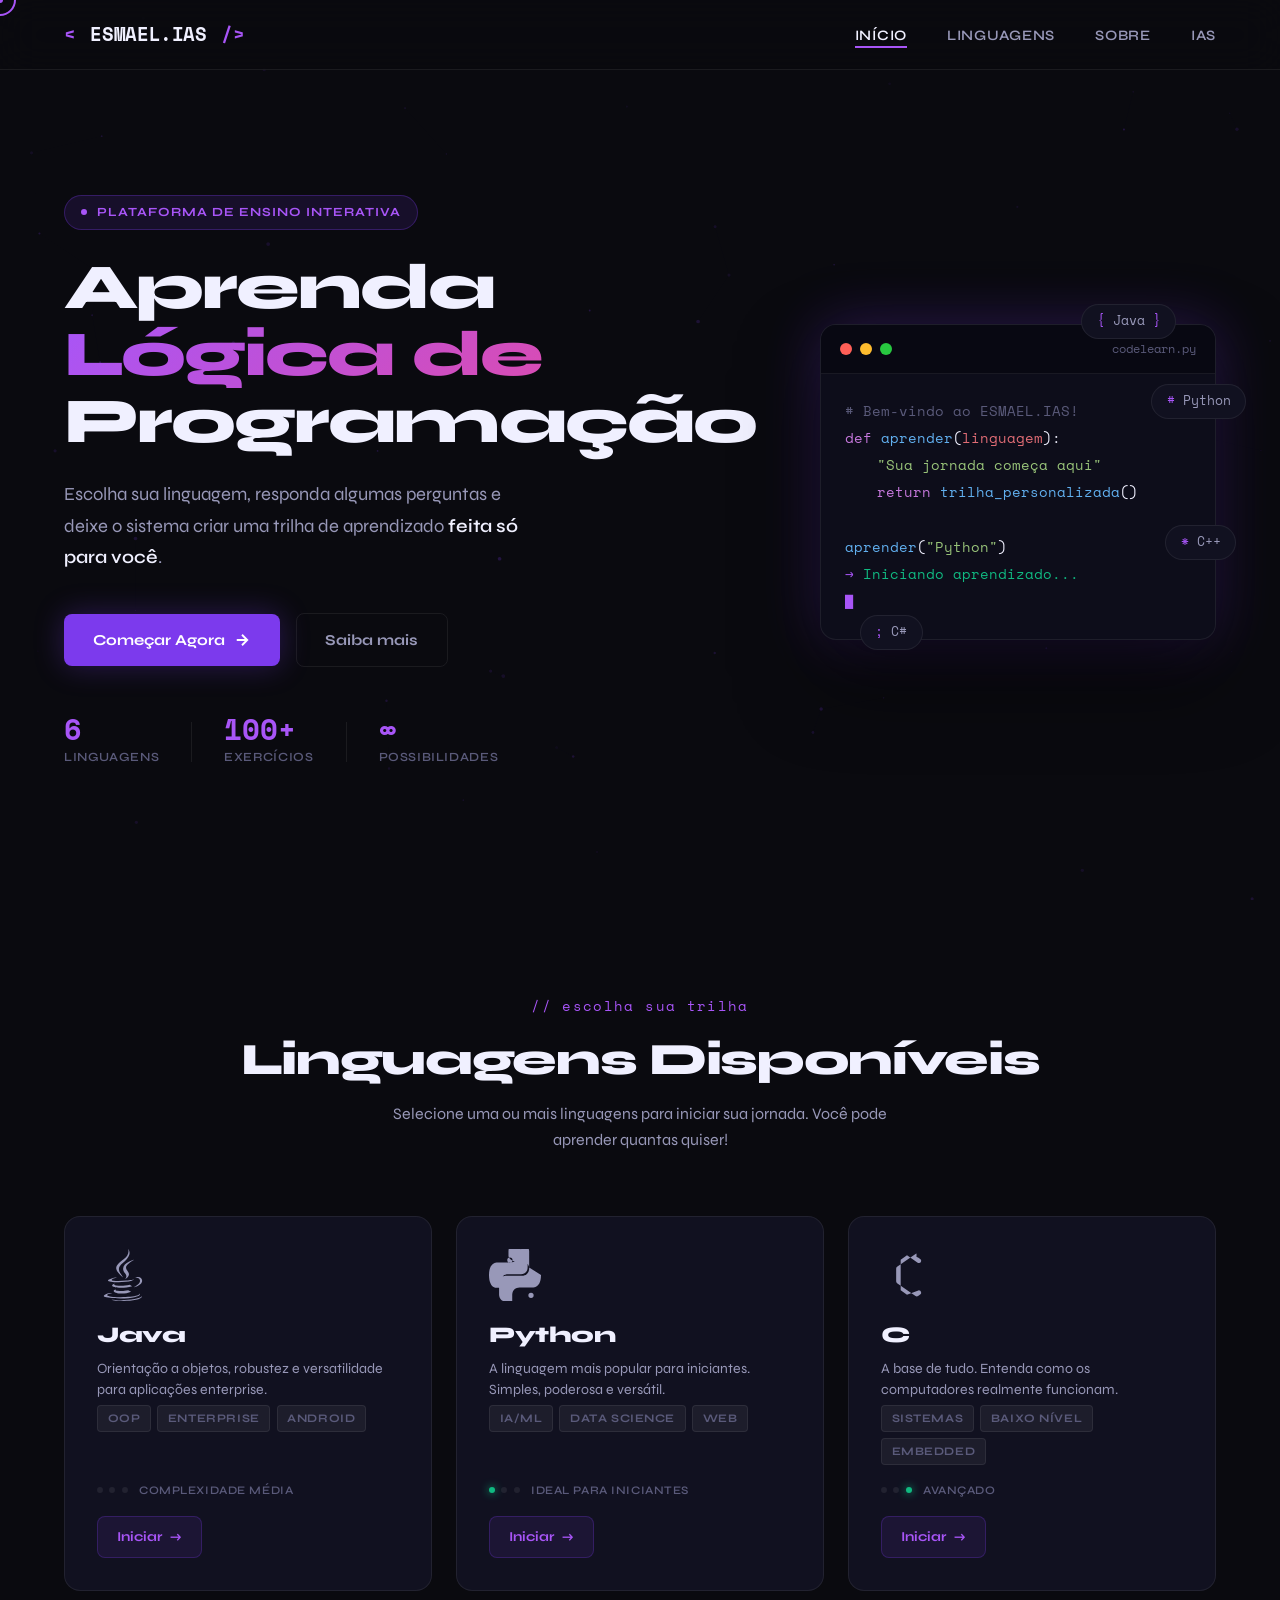
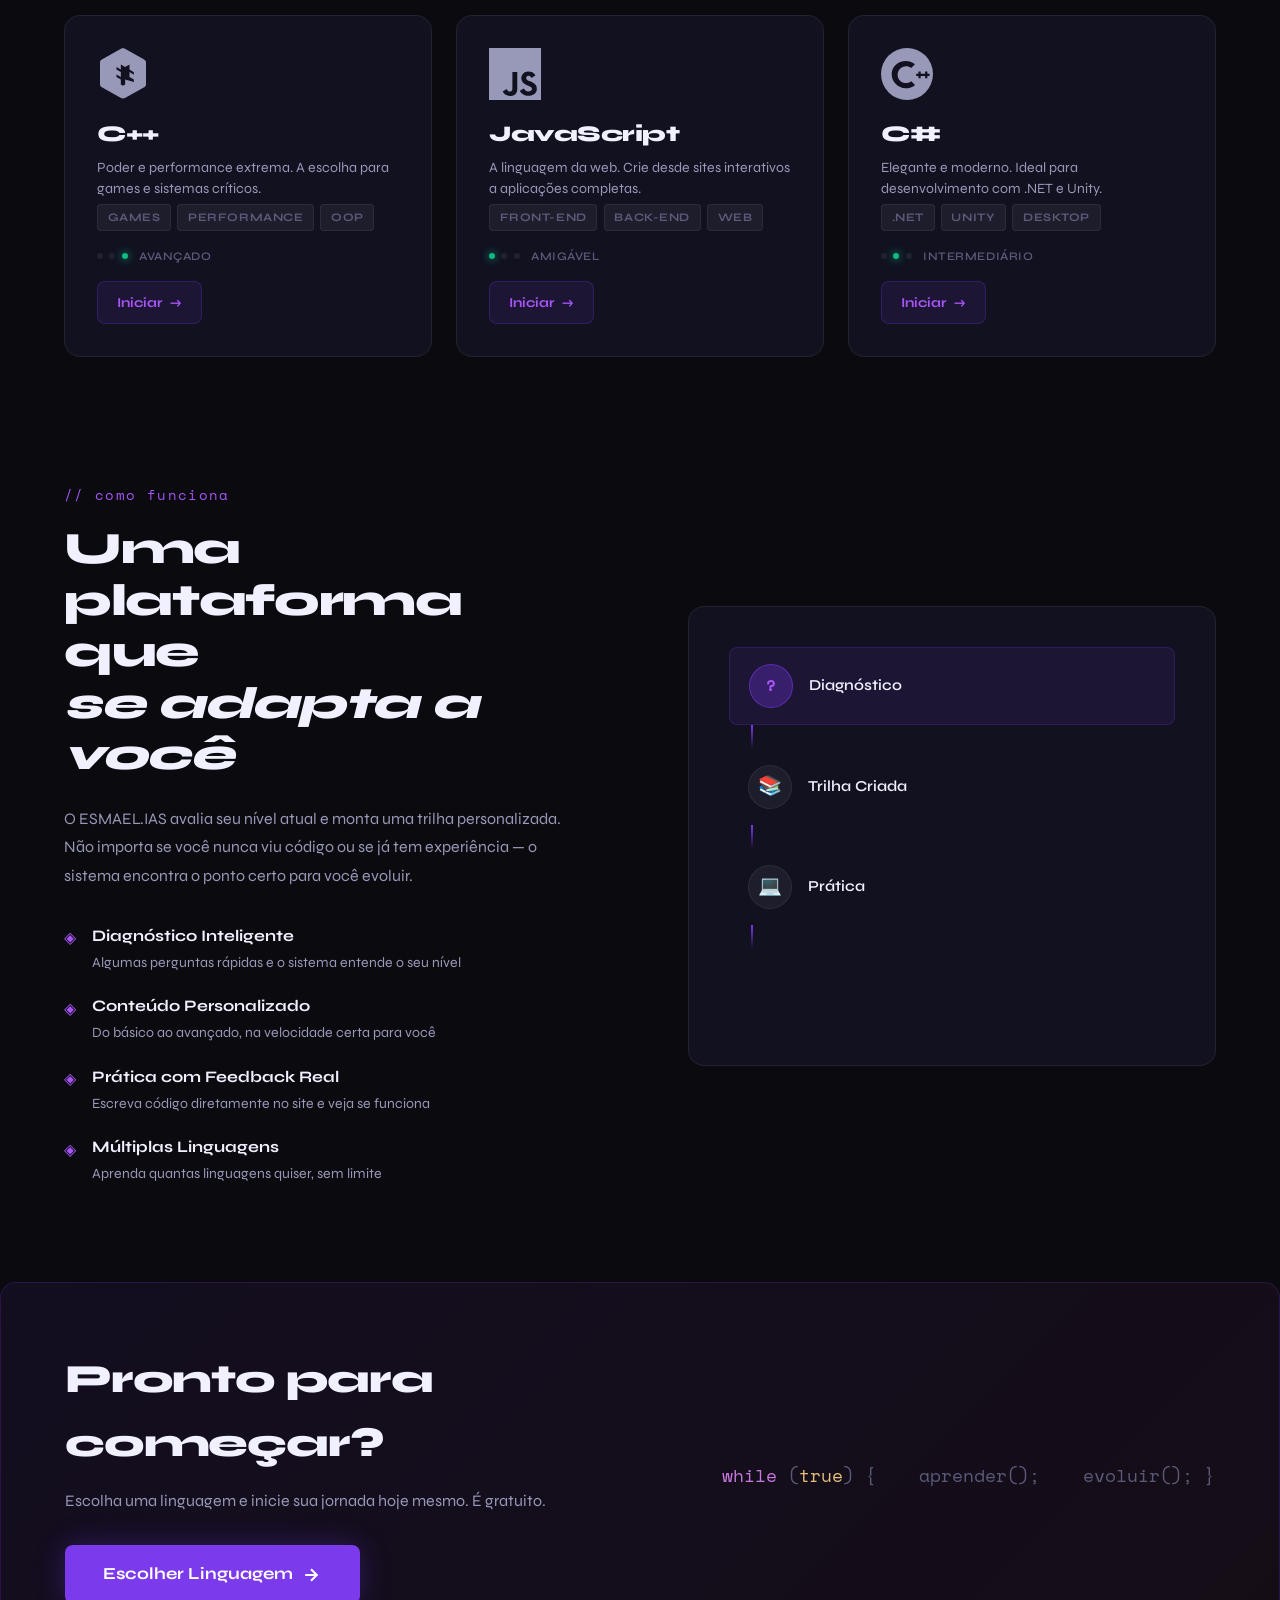
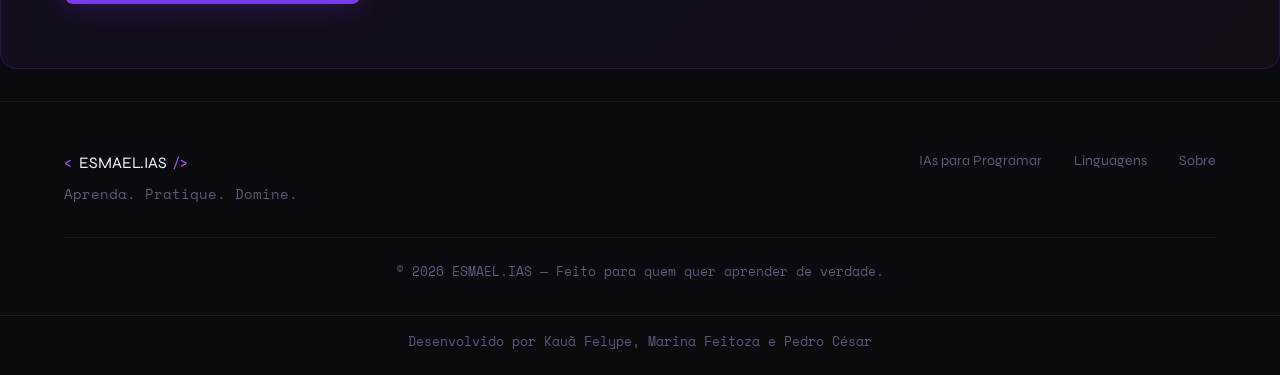
<file: index.html>
<!DOCTYPE html>
<html lang="pt-BR">
<head>
  <meta charset="UTF-8" />
  <meta name="viewport" content="width=device-width, initial-scale=1.0" />
  <title>ESMAEL.IAS — Aprenda a Programar</title>
  <link rel="stylesheet" href="css/main.css" />
  <link rel="preconnect" href="https://fonts.googleapis.com" />
  <link rel="preconnect" href="https://fonts.gstatic.com" crossorigin />
  <link href="https://fonts.googleapis.com/css2?family=Space+Mono:ital,wght@0,400;0,700;1,400&family=Syne:wght@400;600;700;800&display=swap" rel="stylesheet" />
</head>
<body>

  <!-- CURSOR CUSTOMIZADO -->
  <div class="cursor" id="cursor"></div>
  <div class="cursor-dot" id="cursorDot"></div>

  <!-- PARTÍCULAS DE FUNDO -->
  <canvas id="bgCanvas"></canvas>

  <!-- NAVBAR -->
  <nav class="navbar" id="navbar">
    <div class="nav-logo">
      <span class="logo-bracket">&lt;</span>
      <span class="logo-text">ESMAEL.IAS</span>
      <span class="logo-bracket">/&gt;</span>
    </div>
    <ul class="nav-links">
      <li><a href="#inicio" class="nav-link active">Início</a></li>
      <li><a href="#linguagens" class="nav-link">Linguagens</a></li>
      <li><a href="#sobre" class="nav-link">Sobre</a></li>
      <li><a href="pages/ias.html" class="nav-link">IAs</a></li>
    </ul>
    <div class="hamburger" id="hamburger">
      <span></span><span></span><span></span>
    </div>
  </nav>

  <!-- HERO -->
  <section class="hero" id="inicio">
    <div class="hero-content">
      <div class="hero-badge">
        <span class="badge-dot"></span>
        Plataforma de Ensino Interativa
      </div>
      <h1 class="hero-title">
        <span class="title-line">Aprenda</span>
        <span class="title-line accent">Lógica de</span>
        <span class="title-line">Programação</span>
      </h1>
      <p class="hero-subtitle">
        Escolha sua linguagem, responda algumas perguntas e deixe o sistema
        criar uma trilha de aprendizado <em>feita só para você</em>.
      </p>
      <div class="hero-actions">
        <a href="#linguagens" class="btn btn-primary">
          <span>Começar Agora</span>
          <svg width="18" height="18" viewBox="0 0 24 24" fill="none" stroke="currentColor" stroke-width="2.5"><path d="M5 12h14M12 5l7 7-7 7"/></svg>
        </a>
        <a href="#sobre" class="btn btn-ghost">Saiba mais</a>
      </div>

      <div class="hero-stats">
        <div class="stat-item">
          <span class="stat-number">6</span>
          <span class="stat-label">Linguagens</span>
        </div>
        <div class="stat-divider"></div>
        <div class="stat-item">
          <span class="stat-number">100+</span>
          <span class="stat-label">Exercícios</span>
        </div>
        <div class="stat-divider"></div>
        <div class="stat-item">
          <span class="stat-number">∞</span>
          <span class="stat-label">Possibilidades</span>
        </div>
      </div>
    </div>

    <!-- TERMINAL DECORATIVO -->
    <div class="hero-visual">
      <div class="terminal">
        <div class="terminal-header">
          <span class="t-btn t-red"></span>
          <span class="t-btn t-yellow"></span>
          <span class="t-btn t-green"></span>
          <span class="t-title">codelearn.py</span>
        </div>
        <div class="terminal-body" id="terminalBody">
          <div class="t-line"><span class="t-comment"># Bem-vindo ao ESMAEL.IAS!</span></div>
          <div class="t-line"><span class="t-keyword">def</span> <span class="t-fn">aprender</span>(<span class="t-param">linguagem</span>):</div>
          <div class="t-line t-indent"><span class="t-string">"Sua jornada começa aqui"</span></div>
          <div class="t-line t-indent"><span class="t-keyword">return</span> <span class="t-fn">trilha_personalizada</span>()</div>
          <div class="t-line">&nbsp;</div>
          <div class="t-line"><span class="t-fn">aprender</span>(<span class="t-string">"Python"</span>)</div>
          <div class="t-line t-output"><span class="t-arrow">→</span> <span class="t-success" id="terminalOutput">Iniciando aprendizado...</span></div>
          <div class="t-cursor">█</div>
        </div>
      </div>

      <!-- FLOATING TAGS -->
      <div class="float-tag ft1"><span>{</span> Java <span>}</span></div>
      <div class="float-tag ft2"><span>#</span> Python</div>
      <div class="float-tag ft3"><span>*</span> C++</div>
      <div class="float-tag ft4"><span>;</span> C#</div>
    </div>
  </section>

  <!-- LINGUAGENS -->
  <section class="languages-section" id="linguagens">
    <div class="section-header">
      <p class="section-tag">// escolha sua trilha</p>
      <h2 class="section-title">Linguagens Disponíveis</h2>
      <p class="section-desc">Selecione uma ou mais linguagens para iniciar sua jornada. Você pode aprender quantas quiser!</p>
    </div>

    <div class="languages-grid">

      <div class="lang-card" data-lang="java" data-color="#f89820">
        <div class="lang-card-bg"></div>
        <div class="lang-icon">
          <svg viewBox="0 0 24 24" fill="currentColor"><path d="M8.851 18.56s-.917.534.653.714c1.902.218 2.874.187 4.969-.211 0 0 .552.346 1.321.646-4.699 2.013-10.633-.118-6.943-1.149M8.276 15.933s-1.028.761.542.924c2.032.209 3.636.227 6.413-.308 0 0 .384.389.987.602-5.679 1.661-12.007.13-7.942-1.218M13.116 11.475c1.158 1.333-.304 2.533-.304 2.533s2.939-1.518 1.589-3.418c-1.261-1.772-2.228-2.652 3.007-5.688 0 0-8.216 2.051-4.292 6.573M19.33 20.504s.679.559-.747.991c-2.712.822-11.288 1.069-13.669.033-.856-.373.75-.89 1.254-.998.527-.114.828-.093.828-.093-.953-.671-6.156 1.317-2.643 1.887 9.58 1.553 17.462-.7 14.977-1.82M9.292 13.21s-4.362 1.036-1.544 1.412c1.189.159 3.561.123 5.77-.062 1.806-.152 3.618-.477 3.618-.477s-.637.272-1.098.587c-4.429 1.165-12.986.623-10.522-.568 2.082-1.006 3.776-.892 3.776-.892M17.116 17.584c4.503-2.34 2.421-4.589.968-4.285-.355.074-.515.138-.515.138s.132-.207.385-.297c2.875-1.011 5.086 2.981-.928 4.562 0-.001.07-.062.09-.118M14.401 0s2.494 2.494-2.365 6.33c-3.896 3.077-.888 4.832-.001 6.836-2.274-2.053-3.943-3.858-2.824-5.543 1.644-2.469 6.197-3.665 5.19-7.623M9.734 23.924c4.322.277 10.959-.153 11.116-2.198 0 0-.302.775-3.572 1.391-3.688.694-8.239.613-10.937.168 0-.001.553.457 3.393.639"/></svg>
        </div>
        <div class="lang-info">
          <h3 class="lang-name">Java</h3>
          <p class="lang-desc">Orientação a objetos, robustez e versatilidade para aplicações enterprise.</p>
          <div class="lang-tags">
            <span>OOP</span><span>Enterprise</span><span>Android</span>
          </div>
        </div>
        <div class="lang-level">
          <span class="level-dot"></span>
          <span class="level-dot"></span>
          <span class="level-dot"></span>
          <span class="level-text">Complexidade Média</span>
        </div>
        <a href="pages/aprender.html?lang=java" class="lang-btn">
          Iniciar <span class="btn-arrow">→</span>
        </a>
      </div>

      <div class="lang-card" data-lang="python" data-color="#3776ab">
        <div class="lang-card-bg"></div>
        <div class="lang-icon">
          <svg viewBox="0 0 24 24" fill="currentColor"><path d="M14.25.18l.9.2.73.26.59.3.45.32.34.34.25.34.16.33.1.3.04.26.02.2-.01.13V8.5l-.05.63-.13.55-.21.46-.26.38-.3.31-.33.25-.35.19-.35.14-.33.1-.3.07-.26.04-.21.02H8.83l-.69.05-.59.14-.5.22-.41.27-.33.32-.27.35-.2.36-.15.37-.1.35-.07.32-.04.27-.02.21v3.06H3.23l-.21-.03-.28-.07-.32-.12-.35-.18-.36-.26-.36-.36-.35-.46-.32-.59-.28-.73-.21-.88-.14-1.05L0 11.97l.06-1.22.16-1.04.24-.87.32-.71.36-.57.4-.44.42-.33.42-.24.4-.16.36-.1.32-.05.26-.02.21-.01h5.98l.69-.05.59-.14.5-.22.41-.27.33-.32.27-.35.2-.36.15-.37.1-.35.07-.32.04-.27.02-.21V2.53l.04-.21.1-.35.15-.37.2-.36.27-.35.33-.32.41-.27.5-.22.59-.14.69-.05h2.7zM9.64 3.9a1.23 1.23 0 0 0-1.22 1.22 1.23 1.23 0 0 0 1.22 1.22 1.23 1.23 0 0 0 1.22-1.22A1.23 1.23 0 0 0 9.64 3.9zM24 12.03l-.06 1.22-.16 1.04-.24.87-.32.71-.36.57-.4.44-.42.33-.42.24-.4.16-.36.1-.32.05-.26.02-.21.01h-5.98l-.69.05-.59.14-.5.22-.41.27-.33.32-.27.35-.2.36-.15.37-.1.35-.07.32-.04.27-.02.21v3.29h-2.7l-.69-.05-.59-.14-.5-.22-.41-.27-.33-.32-.27-.35-.2-.36-.15-.37-.1-.35-.07-.32-.04-.27-.02-.21V15.5l.05-.63.13-.55.21-.46.26-.38.3-.31.33-.25.35-.19.35-.14.33-.1.3-.07.26-.04.21-.02H15.17l.69-.05.59-.14.5-.22.41-.27.33-.32.27-.35.2-.36.15-.37.1-.35.07-.32.04-.27.02-.21V8.5l-.04-.21-.1-.35-.15-.37-.2-.36-.27-.35-.33-.32-.41-.27-.5-.22-.59-.14-.69-.05h-2.7l-.9-.2-.73-.26-.59-.3-.45-.32-.34-.34-.25-.34-.16-.33-.1-.3-.04-.26-.02-.2.01-.13V.92l.05-.63.13-.55.21-.46.26-.38.3-.31.33-.25.35-.19.35-.14.33-.1.3-.07.26-.04.21-.02H15.17l.69.05.59.14.5.22.41.27.33.32.27.35.2.36.15.37.1.35.07.32.04.27.02.21V8.5zm-4.61 8.14a1.23 1.23 0 0 0-1.22 1.22 1.23 1.23 0 0 0 1.22 1.22 1.23 1.23 0 0 0 1.22-1.22 1.23 1.23 0 0 0-1.22-1.22z"/></svg>
        </div>
        <div class="lang-info">
          <h3 class="lang-name">Python</h3>
          <p class="lang-desc">A linguagem mais popular para iniciantes. Simples, poderosa e versátil.</p>
          <div class="lang-tags">
            <span>IA/ML</span><span>Data Science</span><span>Web</span>
          </div>
        </div>
        <div class="lang-level">
          <span class="level-dot active"></span>
          <span class="level-dot"></span>
          <span class="level-dot"></span>
          <span class="level-text">Ideal para Iniciantes</span>
        </div>
        <a href="pages/aprender.html?lang=python" class="lang-btn">
          Iniciar <span class="btn-arrow">→</span>
        </a>
      </div>

      <div class="lang-card" data-lang="c" data-color="#a8b9cc">
        <div class="lang-card-bg"></div>
        <div class="lang-icon">
          <svg viewBox="0 0 24 24" fill="currentColor"><path d="M16.394 2.111a1.042 1.042 0 0 0-.466.218l-8.5 5.917A1.042 1.042 0 0 0 7 9.125v5.75a1.042 1.042 0 0 0 .428.878l8.5 5.917a1.042 1.042 0 0 0 1.172 0l1-.696a1.042 1.042 0 0 0 .4-1.182 1.042 1.042 0 0 0-.986-.707 1.042 1.042 0 0 0-.586.18L12 21.104 9.083 19.07V4.93L12 2.896l4.928 3.429a1.042 1.042 0 0 0 .586.18 1.042 1.042 0 0 0 .986-.707 1.042 1.042 0 0 0-.4-1.182l-1-.696a1.042 1.042 0 0 0-.706-.209z"/></svg>
        </div>
        <div class="lang-info">
          <h3 class="lang-name">C</h3>
          <p class="lang-desc">A base de tudo. Entenda como os computadores realmente funcionam.</p>
          <div class="lang-tags">
            <span>Sistemas</span><span>Baixo Nível</span><span>Embedded</span>
          </div>
        </div>
        <div class="lang-level">
          <span class="level-dot"></span>
          <span class="level-dot"></span>
          <span class="level-dot active"></span>
          <span class="level-text">Avançado</span>
        </div>
        <a href="pages/aprender.html?lang=c" class="lang-btn">
          Iniciar <span class="btn-arrow">→</span>
        </a>
      </div>

      <div class="lang-card" data-lang="cpp" data-color="#00599c">
        <div class="lang-card-bg"></div>
        <div class="lang-icon">
          <svg viewBox="0 0 24 24" fill="currentColor"><path d="M22.394 6c-.167-.29-.38-.543-.63-.7L12.924.3c-.501-.3-1.351-.3-1.852 0L2.227 5.3c-.5.298-.855.808-.855 1.4v10c0 .593.354 1.102.855 1.4l8.845 5c.5.298 1.35.298 1.85 0l8.845-5c.5-.298.855-.808.855-1.4V6.7c.002-.203-.045-.405-.128-.7zM13 14.574v2.323l-1 .576-1-.576v-2.323l-2.016-1.165.008-1.152L11 13.422V11.1l-2.024-1.172.016-1.147L11 9.953V7.63l2 1.155 2-1.155v2.322l2.008 1.228.016 1.147L15 11.1v2.323l2.008 1.164.008 1.152L13 14.574z"/></svg>
        </div>
        <div class="lang-info">
          <h3 class="lang-name">C++</h3>
          <p class="lang-desc">Poder e performance extrema. A escolha para games e sistemas críticos.</p>
          <div class="lang-tags">
            <span>Games</span><span>Performance</span><span>OOP</span>
          </div>
        </div>
        <div class="lang-level">
          <span class="level-dot"></span>
          <span class="level-dot"></span>
          <span class="level-dot active"></span>
          <span class="level-text">Avançado</span>
        </div>
        <a href="pages/aprender.html?lang=cpp" class="lang-btn">
          Iniciar <span class="btn-arrow">→</span>
        </a>
      </div>

      <div class="lang-card" data-lang="javascript" data-color="#f7df1e">
        <div class="lang-card-bg"></div>
        <div class="lang-icon">
          <svg viewBox="0 0 24 24" fill="currentColor"><path d="M0 0h24v24H0V0zm22.034 18.276c-.175-1.095-.888-2.015-3.003-2.873-.736-.345-1.554-.585-1.797-1.14-.091-.33-.105-.51-.046-.705.15-.646.915-.84 1.515-.66.39.12.75.42.976.9 1.034-.676 1.034-.676 1.755-1.125-.27-.42-.404-.601-.586-.78-.63-.705-1.469-1.065-2.834-1.034l-.705.089c-.676.165-1.32.525-1.71 1.005-1.14 1.291-.811 3.541.569 4.471 1.365 1.02 3.361 1.244 3.616 2.205.24 1.17-.87 1.545-1.966 1.41-.811-.18-1.26-.586-1.755-1.336l-1.83 1.051c.21.48.45.689.81 1.109 1.74 1.756 6.09 1.666 6.871-1.004.029-.09.24-.705.074-1.65l.046.067zm-8.983-7.245h-2.248c0 1.938-.009 3.864-.009 5.805 0 1.232.063 2.363-.138 2.711-.33.689-1.18.601-1.566.48-.396-.196-.597-.466-.83-.855-.063-.105-.11-.196-.127-.196l-1.825 1.125c.305.63.75 1.172 1.324 1.517.855.51 2.004.675 3.207.405.783-.226 1.458-.691 1.811-1.411.51-.93.402-2.07.397-3.346.012-2.054 0-4.109 0-6.179l.004-.056z"/></svg>
        </div>
        <div class="lang-info">
          <h3 class="lang-name">JavaScript</h3>
          <p class="lang-desc">A linguagem da web. Crie desde sites interativos a aplicações completas.</p>
          <div class="lang-tags">
            <span>Front-end</span><span>Back-end</span><span>Web</span>
          </div>
        </div>
        <div class="lang-level">
          <span class="level-dot active"></span>
          <span class="level-dot"></span>
          <span class="level-dot"></span>
          <span class="level-text">Amigável</span>
        </div>
        <a href="pages/aprender.html?lang=javascript" class="lang-btn">
          Iniciar <span class="btn-arrow">→</span>
        </a>
      </div>

      <div class="lang-card" data-lang="csharp" data-color="#239120">
        <div class="lang-card-bg"></div>
        <div class="lang-icon">
          <svg viewBox="0 0 24 24" fill="currentColor"><path d="M12 0a12 12 0 1 0 0 24A12 12 0 0 0 12 0zm-.612 5.996c1.655 0 3.135.572 4.28 1.512l-1.723 1.723c-.657-.497-1.475-.81-2.378-.81-2.154 0-3.9 1.738-3.9 3.88 0 2.14 1.746 3.88 3.9 3.88.927 0 1.77-.32 2.433-.845l1.723 1.722c-1.132.965-2.632 1.55-4.335 1.55-3.563 0-6.451-2.882-6.451-6.44 0-3.555 2.888-6.172 6.451-6.172zm5.898 4.824h1.03v1.028h1.028v1.028h-1.028v1.028h-1.03V12.876h-1.028V11.848h1.028V10.82zm3.086 0h1.028v1.028h1.03v1.028h-1.03v1.028H20.37V12.876h-1.028V11.848h1.028V10.82z"/></svg>
        </div>
        <div class="lang-info">
          <h3 class="lang-name">C#</h3>
          <p class="lang-desc">Elegante e moderno. Ideal para desenvolvimento com .NET e Unity.</p>
          <div class="lang-tags">
            <span>.NET</span><span>Unity</span><span>Desktop</span>
          </div>
        </div>
        <div class="lang-level">
          <span class="level-dot"></span>
          <span class="level-dot active"></span>
          <span class="level-dot"></span>
          <span class="level-text">Intermediário</span>
        </div>
        <a href="pages/aprender.html?lang=csharp" class="lang-btn">
          Iniciar <span class="btn-arrow">→</span>
        </a>
      </div>

    </div>
  </section>

  <!-- SOBRE / FEATURES -->
  <section class="about-section" id="sobre">
    <div class="about-grid">
      <div class="about-text">
        <p class="section-tag">// como funciona</p>
        <h2 class="section-title">Uma plataforma que<br><em>se adapta a você</em></h2>
        <p class="about-desc">
          O ESMAEL.IAS avalia seu nível atual e monta uma trilha personalizada.
          Não importa se você nunca viu código ou se já tem experiência —
          o sistema encontra o ponto certo para você evoluir.
        </p>
        <ul class="feature-list">
          <li>
            <span class="feat-icon">◈</span>
            <div>
              <strong>Diagnóstico Inteligente</strong>
              <p>Algumas perguntas rápidas e o sistema entende o seu nível</p>
            </div>
          </li>
          <li>
            <span class="feat-icon">◈</span>
            <div>
              <strong>Conteúdo Personalizado</strong>
              <p>Do básico ao avançado, na velocidade certa para você</p>
            </div>
          </li>
          <li>
            <span class="feat-icon">◈</span>
            <div>
              <strong>Prática com Feedback Real</strong>
              <p>Escreva código diretamente no site e veja se funciona</p>
            </div>
          </li>
          <li>
            <span class="feat-icon">◈</span>
            <div>
              <strong>Múltiplas Linguagens</strong>
              <p>Aprenda quantas linguagens quiser, sem limite</p>
            </div>
          </li>
        </ul>
      </div>

      <div class="about-visual">
        <div class="path-visual">
          <div class="path-node active">
            <div class="path-icon">?</div>
            <span>Diagnóstico</span>
          </div>
          <div class="path-line"></div>
          <div class="path-node">
            <div class="path-icon">📚</div>
            <span>Trilha Criada</span>
          </div>
          <div class="path-line"></div>
          <div class="path-node">
            <div class="path-icon">💻</div>
            <span>Prática</span>
          </div>
          <div class="path-line"></div>
          <div class="path-node">
            <div class="path-icon">🏆</div>
            <span>Domínio</span>
          </div>
        </div>
      </div>
    </div>
  </section>

  <!-- CTA FINAL -->
  <section class="cta-section">
    <div class="cta-content">
      <h2 class="cta-title">Pronto para começar?</h2>
      <p class="cta-sub">Escolha uma linguagem e inicie sua jornada hoje mesmo. É gratuito.</p>
      <a href="#linguagens" class="btn btn-primary btn-large">
        <span>Escolher Linguagem</span>
        <svg width="20" height="20" viewBox="0 0 24 24" fill="none" stroke="currentColor" stroke-width="2.5"><path d="M5 12h14M12 5l7 7-7 7"/></svg>
      </a>
    </div>
    <div class="cta-code">
      <span class="cc-line"><span class="cc-kw">while</span> (<span class="cc-bool">true</span>) {</span>
      <span class="cc-line cc-ind">aprender();</span>
      <span class="cc-line cc-ind">evoluir();</span>
      <span class="cc-line">}</span>
    </div>
  </section>

  <!-- FOOTER -->
  <footer class="footer">
    <div class="footer-content">
      <div class="footer-brand">
        <span class="logo-bracket">&lt;</span>
        <span class="logo-text">ESMAEL.IAS</span>
        <span class="logo-bracket">/&gt;</span>
        <p>Aprenda. Pratique. Domine.</p>
      </div>
      <div class="footer-links">
        <a href="pages/ias.html">IAs para Programar</a>
        <a href="#linguagens">Linguagens</a>
        <a href="#sobre">Sobre</a>
      </div>
    </div>
    <div class="footer-bottom">
      <p>© 2026 ESMAEL.IAS — Feito para quem quer aprender de verdade.</p>
    </div>
  </footer>

  <div class="site-credits">Desenvolvido por Kauã Felype, Marina Feitoza e Pedro César</div>

  <script src="js/main.js"></script>
</body>
</html>
</file>
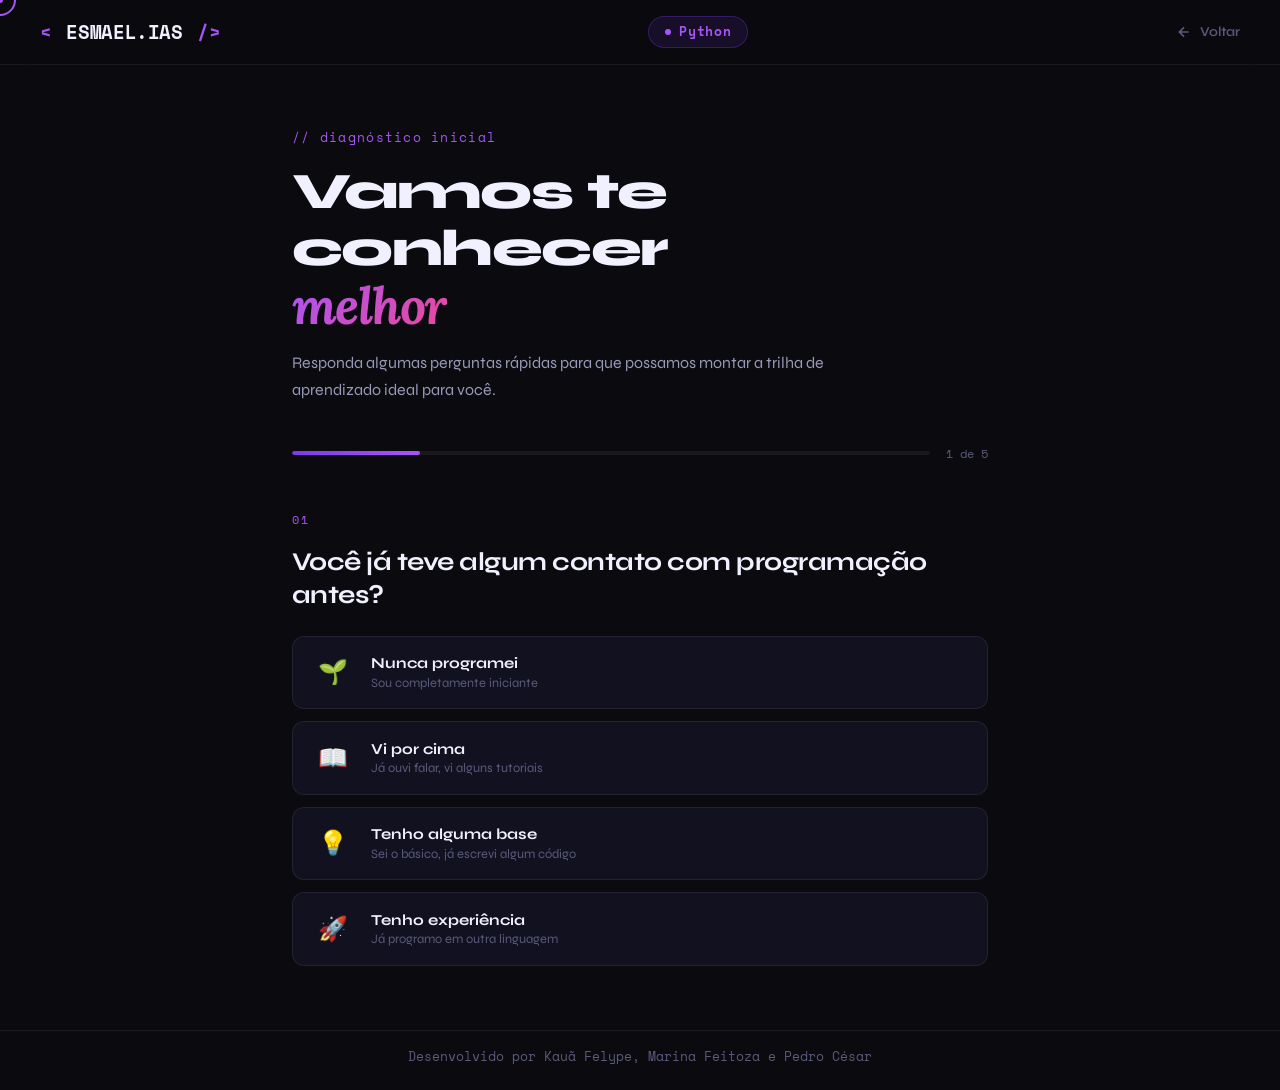
<file: pages/aprender.html>
<!DOCTYPE html>
<html lang="pt-BR">
<head>
  <meta charset="UTF-8" />
  <meta name="viewport" content="width=device-width, initial-scale=1.0" />
  <title>Aprender — ESMAEL.IAS</title>
  <link rel="stylesheet" href="../css/main.css" />
  <link rel="stylesheet" href="../css/aprender.css" />
  <link rel="preconnect" href="https://fonts.googleapis.com" />
  <link rel="preconnect" href="https://fonts.gstatic.com" crossorigin />
  <link href="https://fonts.googleapis.com/css2?family=Space+Mono:ital,wght@0,400;0,700;1,400&family=Syne:wght@400;600;700;800&family=Lora:ital,wght@0,400;0,600;1,400&display=swap" rel="stylesheet" />
</head>
<body class="learn-page">

  <!-- CURSOR -->
  <div class="cursor" id="cursor"></div>
  <div class="cursor-dot" id="cursorDot"></div>

  <!-- NAVBAR SIMPLES -->
  <nav class="navbar" id="navbar">
    <a href="../index.html" class="nav-logo">
      <span class="logo-bracket">&lt;</span>
      <span class="logo-text">ESMAEL.IAS</span>
      <span class="logo-bracket">/&gt;</span>
    </a>
    <div class="nav-lang-badge" id="navLangBadge">
      <span class="badge-dot"></span>
      <span id="navLangName">Carregando...</span>
    </div>
    <a href="../index.html" class="btn-back">
      <svg width="16" height="16" viewBox="0 0 24 24" fill="none" stroke="currentColor" stroke-width="2.5"><path d="M19 12H5M12 19l-7-7 7-7"/></svg>
      Voltar
    </a>
  </nav>

  <!-- WRAPPER PRINCIPAL -->
  <main class="learn-main" id="learnMain">

    <!-- ===================== FASE 1: DIAGNÓSTICO ===================== -->
    <div class="phase" id="phaseDiag" data-phase="diag">
      <div class="diag-container">

        <div class="diag-header">
          <div class="phase-tag">// diagnóstico inicial</div>
          <h1 class="diag-title">Vamos te conhecer<br><em class="diag-accent">melhor</em></h1>
          <p class="diag-sub">Responda algumas perguntas rápidas para que possamos montar a trilha de aprendizado ideal para você.</p>
        </div>

        <!-- PROGRESS BAR -->
        <div class="diag-progress">
          <div class="progress-track">
            <div class="progress-fill" id="progressFill"></div>
          </div>
          <span class="progress-label" id="progressLabel">1 de 5</span>
        </div>

        <!-- PERGUNTAS -->
        <div class="questions-wrapper" id="questionsWrapper">

          <!-- Q1 -->
          <div class="question-card active" data-q="1">
            <div class="q-number">01</div>
            <h2 class="q-text">Você já teve algum contato com programação antes?</h2>
            <div class="q-options">
              <button class="q-opt" data-value="nunca" data-q="1">
                <span class="opt-icon">🌱</span>
                <div class="opt-text">
                  <strong>Nunca programei</strong>
                  <span>Sou completamente iniciante</span>
                </div>
              </button>
              <button class="q-opt" data-value="pouco" data-q="1">
                <span class="opt-icon">📖</span>
                <div class="opt-text">
                  <strong>Vi por cima</strong>
                  <span>Já ouvi falar, vi alguns tutoriais</span>
                </div>
              </button>
              <button class="q-opt" data-value="medio" data-q="1">
                <span class="opt-icon">💡</span>
                <div class="opt-text">
                  <strong>Tenho alguma base</strong>
                  <span>Sei o básico, já escrevi algum código</span>
                </div>
              </button>
              <button class="q-opt" data-value="experiente" data-q="1">
                <span class="opt-icon">🚀</span>
                <div class="opt-text">
                  <strong>Tenho experiência</strong>
                  <span>Já programo em outra linguagem</span>
                </div>
              </button>
            </div>
          </div>

          <!-- Q2 -->
          <div class="question-card" data-q="2">
            <div class="q-number">02</div>
            <h2 class="q-text">O que é uma variável na programação?</h2>
            <p class="q-hint">// Escolha a opção que melhor descreve</p>
            <div class="q-options">
              <button class="q-opt" data-value="errado1" data-q="2">
                <span class="opt-letter">A</span>
                <div class="opt-text">
                  <strong>Um tipo especial de função</strong>
                  <span>Que executa tarefas repetidas</span>
                </div>
              </button>
              <button class="q-opt" data-value="certo" data-q="2">
                <span class="opt-letter">B</span>
                <div class="opt-text">
                  <strong>Um espaço na memória para guardar dados</strong>
                  <span>Como uma caixinha com um nome e um valor</span>
                </div>
              </button>
              <button class="q-opt" data-value="errado2" data-q="2">
                <span class="opt-letter">C</span>
                <div class="opt-text">
                  <strong>Um comando para exibir texto</strong>
                  <span>Como print() ou console.log()</span>
                </div>
              </button>
              <button class="q-opt" data-value="errado3" data-q="2">
                <span class="opt-icon">🤷</span>
                <div class="opt-text">
                  <strong>Não sei</strong>
                  <span>Ainda não aprendi isso</span>
                </div>
              </button>
            </div>
          </div>

          <!-- Q3 -->
          <div class="question-card" data-q="3">
            <div class="q-number">03</div>
            <h2 class="q-text">Você conhece algum desses conceitos?</h2>
            <p class="q-hint">// Marque todos que você já ouviu falar</p>
            <div class="q-options q-multi">
              <button class="q-opt multi" data-value="condicional" data-q="3">
                <span class="opt-check">☐</span>
                <div class="opt-text"><strong>Condicionais</strong><span>if / else</span></div>
              </button>
              <button class="q-opt multi" data-value="loop" data-q="3">
                <span class="opt-check">☐</span>
                <div class="opt-text"><strong>Loops / Laços</strong><span>for / while</span></div>
              </button>
              <button class="q-opt multi" data-value="funcao" data-q="3">
                <span class="opt-check">☐</span>
                <div class="opt-text"><strong>Funções</strong><span>def / function</span></div>
              </button>
              <button class="q-opt multi" data-value="oop" data-q="3">
                <span class="opt-check">☐</span>
                <div class="opt-text"><strong>Orientação a Objetos</strong><span>Classes e instâncias</span></div>
              </button>
              <button class="q-opt multi" data-value="nenhum" data-q="3" id="nenhum-opt">
                <span class="opt-check">☐</span>
                <div class="opt-text"><strong>Nenhum dos acima</strong><span>Sou bem iniciante</span></div>
              </button>
            </div>
            <button class="q-next-btn" id="q3Next" disabled>Continuar →</button>
          </div>

          <!-- Q4 -->
          <div class="question-card" data-q="4">
            <div class="q-number">04</div>
            <h2 class="q-text">Qual é o seu objetivo ao aprender programação?</h2>
            <div class="q-options">
              <button class="q-opt" data-value="curiosidade" data-q="4">
                <span class="opt-icon">🔍</span>
                <div class="opt-text"><strong>Curiosidade</strong><span>Quero entender como funciona</span></div>
              </button>
              <button class="q-opt" data-value="carreira" data-q="4">
                <span class="opt-icon">💼</span>
                <div class="opt-text"><strong>Carreira</strong><span>Quero trabalhar como dev</span></div>
              </button>
              <button class="q-opt" data-value="projeto" data-q="4">
                <span class="opt-icon">🛠️</span>
                <div class="opt-text"><strong>Projeto pessoal</strong><span>Tenho uma ideia que quero criar</span></div>
              </button>
              <button class="q-opt" data-value="academico" data-q="4">
                <span class="opt-icon">🎓</span>
                <div class="opt-text"><strong>Acadêmico</strong><span>Preciso para a faculdade / escola</span></div>
              </button>
            </div>
          </div>

          <!-- Q5 -->
          <div class="question-card" data-q="5">
            <div class="q-number">05</div>
            <h2 class="q-text">Quanto tempo por semana você pode dedicar?</h2>
            <div class="q-options">
              <button class="q-opt" data-value="pouco" data-q="5">
                <span class="opt-icon">⏱️</span>
                <div class="opt-text"><strong>Menos de 2h</strong><span>No meu tempo livre</span></div>
              </button>
              <button class="q-opt" data-value="medio" data-q="5">
                <span class="opt-icon">📅</span>
                <div class="opt-text"><strong>2 a 5 horas</strong><span>Tenho um ritmo consistente</span></div>
              </button>
              <button class="q-opt" data-value="muito" data-q="5">
                <span class="opt-icon">🔥</span>
                <div class="opt-text"><strong>Mais de 5 horas</strong><span>Estou focado nisso agora</span></div>
              </button>
            </div>
          </div>

        </div><!-- /questions-wrapper -->
      </div><!-- /diag-container -->
    </div><!-- /phaseDiag -->

    <!-- ===================== FASE 2: RESULTADO + TRILHA ===================== -->
    <div class="phase hidden" id="phaseResult" data-phase="result">
      <div class="result-container">

        <div class="result-header">
          <div class="result-badge" id="resultBadge">🌱 Iniciante</div>
          <h1 class="result-title" id="resultTitle">Sua trilha está pronta!</h1>
          <p class="result-sub" id="resultSub">Vamos começar do começo, construindo uma base sólida.</p>
        </div>

        <div class="trail-overview" id="trailOverview">
          <!-- gerado pelo JS -->
        </div>

        <button class="btn btn-primary btn-large start-learn-btn" id="startLearnBtn">
          <span>Começar a Aprender</span>
          <svg width="20" height="20" viewBox="0 0 24 24" fill="none" stroke="currentColor" stroke-width="2.5"><path d="M5 12h14M12 5l7 7-7 7"/></svg>
        </button>

      </div>
    </div>

    <!-- ===================== FASE 3: CONTEÚDO ===================== -->
    <div class="phase hidden" id="phaseLearn" data-phase="learn">
      <div class="learn-layout">

        <!-- SIDEBAR -->
        <aside class="learn-sidebar" id="learnSidebar">
          <div class="sidebar-header">
            <span class="sidebar-lang" id="sidebarLang">Python</span>
            <span class="sidebar-level" id="sidebarLevel">Iniciante</span>
          </div>

          <div class="sidebar-progress">
            <div class="sp-label">
              <span>Progresso</span>
              <span id="spPercent">0%</span>
            </div>
            <div class="sp-track">
              <div class="sp-fill" id="spFill"></div>
            </div>
          </div>

          <nav class="sidebar-nav" id="sidebarNav">
            <!-- gerado pelo JS -->
          </nav>

          <a href="treino.html" class="sidebar-practice-btn">
            <svg width="16" height="16" viewBox="0 0 24 24" fill="none" stroke="currentColor" stroke-width="2"><path d="M9 19c-5 1.5-5-2.5-7-3m14 6v-3.87a3.37 3.37 0 0 0-.94-2.61c3.14-.35 6.44-1.54 6.44-7A5.44 5.44 0 0 0 20 4.77 5.07 5.07 0 0 0 19.91 1S18.73.65 16 2.48a13.38 13.38 0 0 0-7 0C6.27.65 5.09 1 5.09 1A5.07 5.07 0 0 0 5 4.77a5.44 5.44 0 0 0-1.5 3.78c0 5.42 3.3 6.61 6.44 7A3.37 3.37 0 0 0 9 18.13V22"/></svg>
            Ir para Treino
          </a>
        </aside>

        <!-- CONTEÚDO PRINCIPAL -->
        <div class="learn-content" id="learnContent">
          <div class="content-topbar">
            <div class="content-breadcrumb" id="contentBreadcrumb">Módulo 1 · Aula 1</div>
            <button class="sidebar-toggle" id="sidebarToggle">☰ Menu</button>
          </div>

          <article class="lesson-article" id="lessonArticle">
            <!-- gerado pelo JS -->
          </article>

          <div class="lesson-nav">
            <button class="lesson-nav-btn" id="prevLesson" disabled>
              <svg width="16" height="16" viewBox="0 0 24 24" fill="none" stroke="currentColor" stroke-width="2.5"><path d="M19 12H5M12 19l-7-7 7-7"/></svg>
              Anterior
            </button>
            <button class="lesson-nav-btn primary" id="nextLesson">
              Próxima
              <svg width="16" height="16" viewBox="0 0 24 24" fill="none" stroke="currentColor" stroke-width="2.5"><path d="M5 12h14M12 5l7 7-7 7"/></svg>
            </button>
          </div>

          <div class="completion-modal hidden" id="completionModal">
            <div class="cm-card">
              <div class="cm-icon">🎉</div>
              <h2 class="cm-title">Parabéns, você concluiu esta trilha!</h2>
              <p class="cm-sub">Você finalizou todos os módulos. Escolha seu próximo passo para continuar evoluindo.</p>
              <div class="cm-actions">
                <a href="../index.html" class="cm-btn ghost" id="cmChooseLang">Escolher outra linguagem</a>
                <a href="treino.html" class="cm-btn primary" id="cmGoTrain">Ir para o treino</a>
              </div>
            </div>
          </div>
        </div>

      </div>
    </div><!-- /phaseLearn -->

  </main>

  <div class="site-credits">Desenvolvido por Kauã Felype, Marina Feitoza e Pedro César</div>

  <script src="../js/aprender.js"></script>
</body>
</html>
</file>
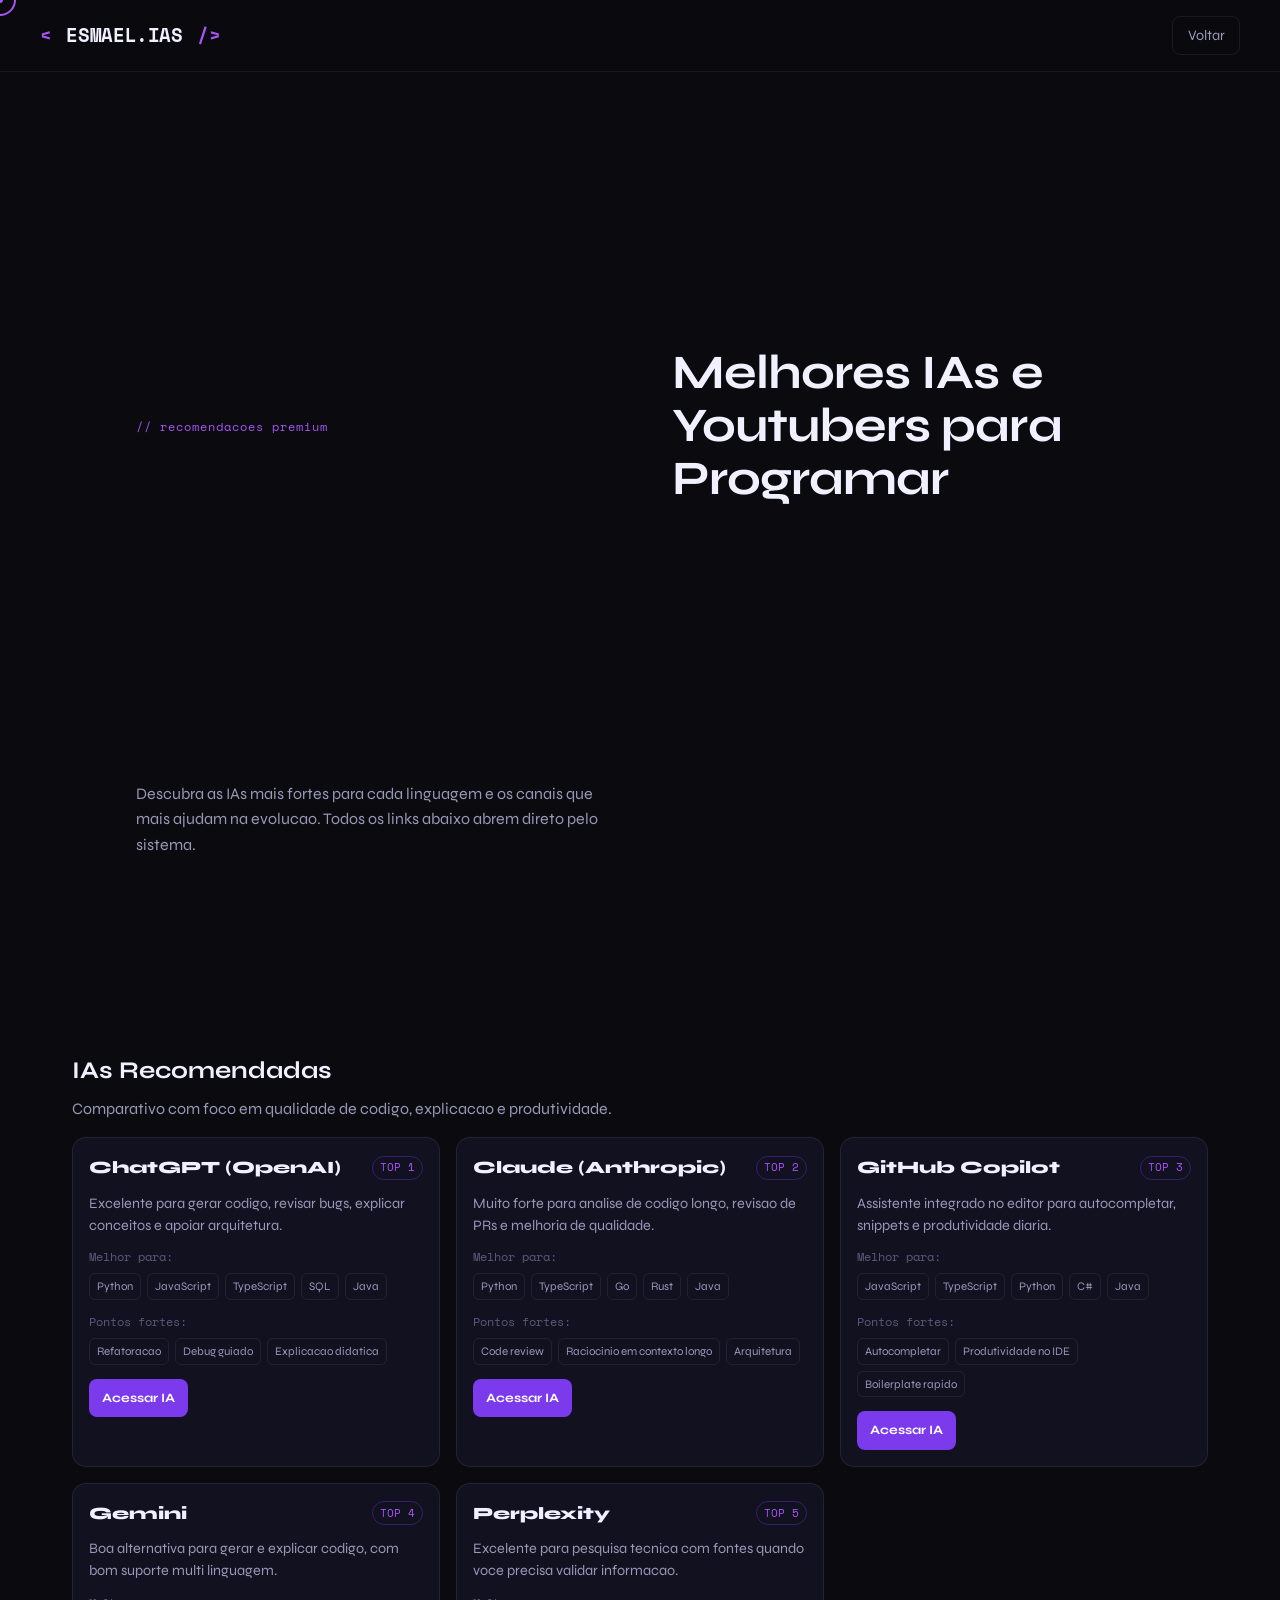
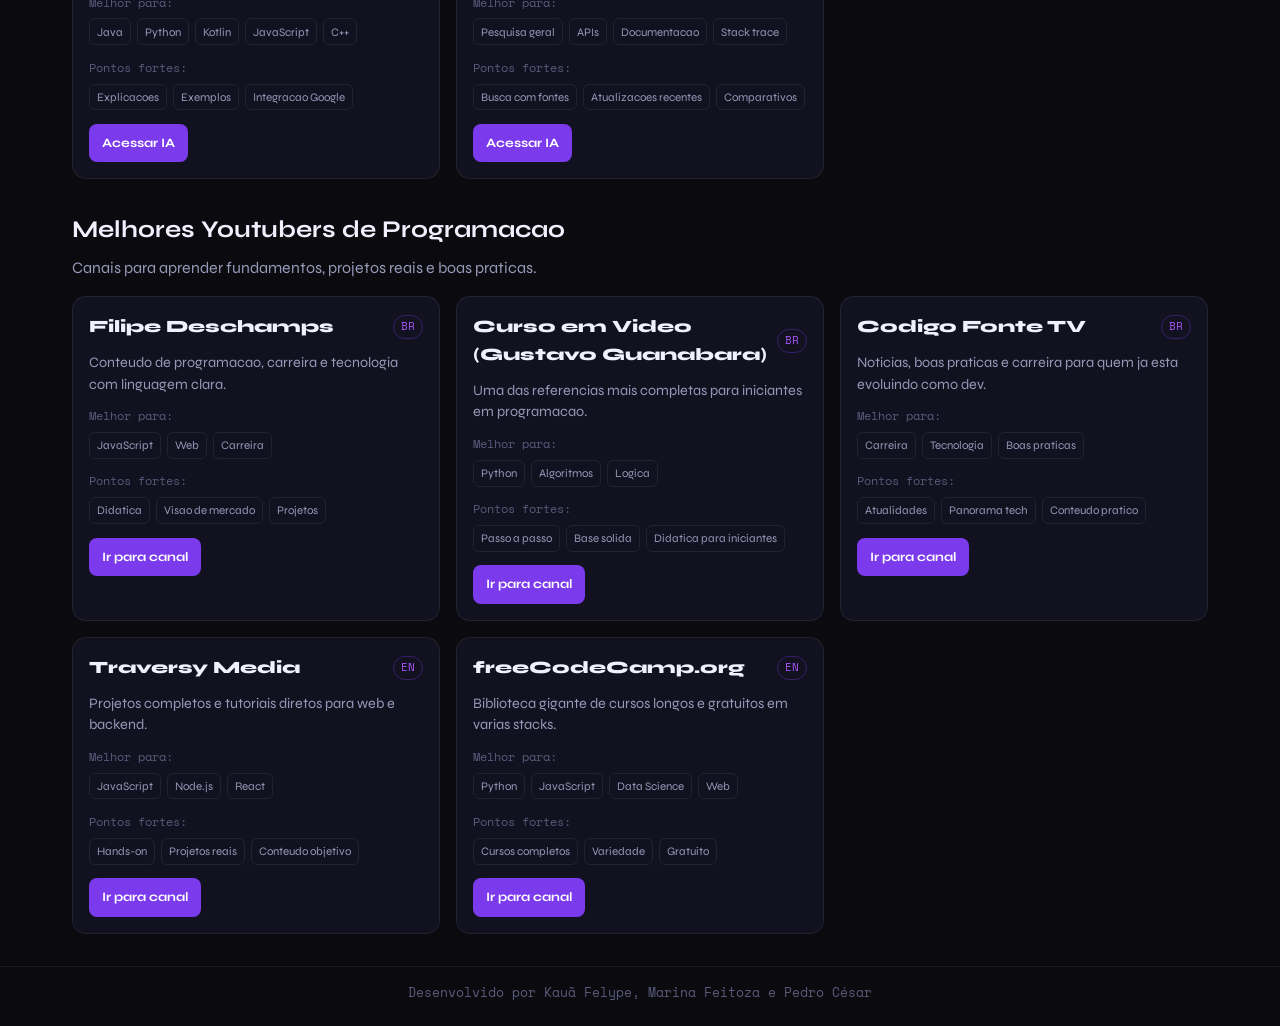
<file: pages/ias.html>
<!DOCTYPE html>
<html lang="pt-BR">
<head>
  <meta charset="UTF-8" />
  <meta name="viewport" content="width=device-width, initial-scale=1.0" />
  <title>IAs e Canais de Programacao - ESMAEL.IAS</title>
  <link rel="stylesheet" href="../css/main.css" />
  <link rel="stylesheet" href="../css/ias.css" />
  <link rel="preconnect" href="https://fonts.googleapis.com" />
  <link rel="preconnect" href="https://fonts.gstatic.com" crossorigin />
  <link href="https://fonts.googleapis.com/css2?family=Space+Mono:ital,wght@0,400;0,700;1,400&family=Syne:wght@400;600;700;800&display=swap" rel="stylesheet" />
</head>
<body class="ias-page">
  <div class="cursor" id="cursor"></div>
  <div class="cursor-dot" id="cursorDot"></div>

  <nav class="navbar">
    <a href="../index.html" class="nav-logo">
      <span class="logo-bracket">&lt;</span>
      <span class="logo-text">ESMAEL.IAS</span>
      <span class="logo-bracket">/&gt;</span>
    </a>
    <a href="../index.html" class="btn-back">Voltar</a>
  </nav>

  <main class="ias-main">
    <header class="hero">
      <p class="hero-tag">// recomendacoes premium</p>
      <h1>Melhores IAs e Youtubers para Programar</h1>
      <p class="hero-sub">
        Descubra as IAs mais fortes para cada linguagem e os canais que mais ajudam na evolucao.
        Todos os links abaixo abrem direto pelo sistema.
      </p>
    </header>

    <section class="section">
      <div class="section-head">
        <h2>IAs Recomendadas</h2>
        <p>Comparativo com foco em qualidade de codigo, explicacao e produtividade.</p>
      </div>
      <div class="cards-grid" id="aiCards"></div>
    </section>

    <section class="section">
      <div class="section-head">
        <h2>Melhores Youtubers de Programacao</h2>
        <p>Canais para aprender fundamentos, projetos reais e boas praticas.</p>
      </div>
      <div class="cards-grid" id="ytCards"></div>
    </section>
  </main>

  <div class="site-credits">Desenvolvido por Kauã Felype, Marina Feitoza e Pedro César</div>

  <script src="../js/ias.js"></script>
</body>
</html>
</file>
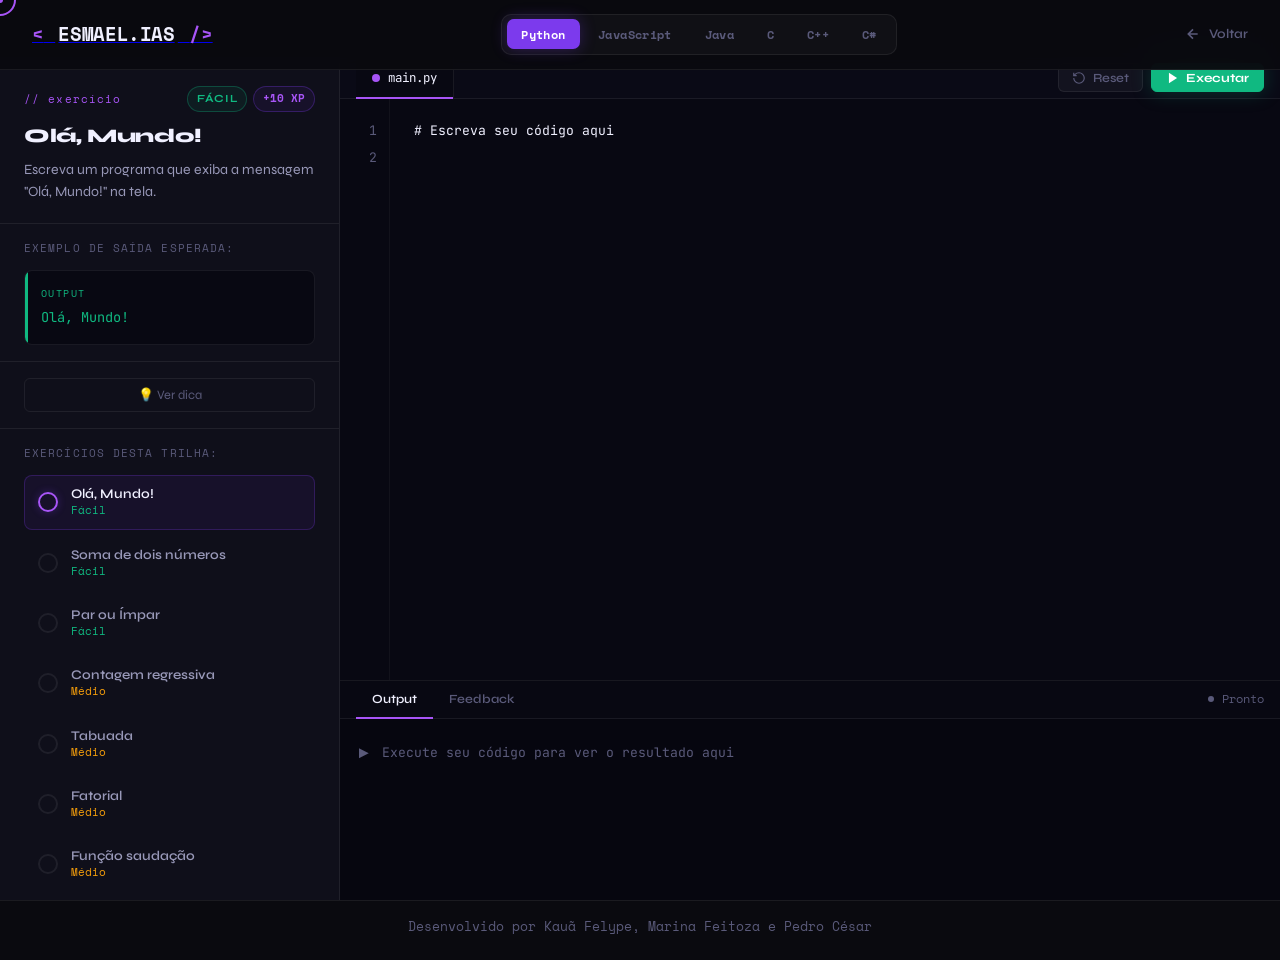
<file: pages/treino.html>
<!DOCTYPE html>
<html lang="pt-BR">
<head>
  <meta charset="UTF-8" />
  <meta name="viewport" content="width=device-width, initial-scale=1.0" />
  <title>Treino — ESMAEL.IAS</title>
  <link rel="stylesheet" href="../css/main.css" />
  <link rel="stylesheet" href="../css/treino.css" />
  <link rel="preconnect" href="https://fonts.googleapis.com" />
  <link rel="preconnect" href="https://fonts.gstatic.com" crossorigin />
  <link href="https://fonts.googleapis.com/css2?family=Space+Mono:ital,wght@0,400;0,700;1,400&family=Syne:wght@400;600;700;800&family=JetBrains+Mono:wght@300;400;500;700&display=swap" rel="stylesheet" />
</head>
<body class="treino-page">

  <div class="cursor" id="cursor"></div>
  <div class="cursor-dot" id="cursorDot"></div>

  <!-- NAVBAR -->
  <nav class="navbar" id="navbar">
    <a href="../index.html" class="nav-logo">
      <span class="logo-bracket">&lt;</span>
      <span class="logo-text">ESMAEL.IAS</span>
      <span class="logo-bracket">/&gt;</span>
    </a>

    <div class="treino-nav-center">
      <!-- SELETOR DE LINGUAGEM -->
      <div class="lang-selector" id="langSelector">
        <button class="ls-btn active" data-lang="python">Python</button>
        <button class="ls-btn" data-lang="javascript">JavaScript</button>
        <button class="ls-btn" data-lang="java">Java</button>
        <button class="ls-btn" data-lang="c">C</button>
        <button class="ls-btn" data-lang="cpp">C++</button>
        <button class="ls-btn" data-lang="csharp">C#</button>
      </div>
    </div>

    <a href="../index.html" class="btn-back">
      <svg width="16" height="16" viewBox="0 0 24 24" fill="none" stroke="currentColor" stroke-width="2.5"><path d="M19 12H5M12 19l-7-7 7-7"/></svg>
      Voltar
    </a>
  </nav>

  <!-- LAYOUT PRINCIPAL -->
  <main class="treino-main">

    <!-- PAINEL ESQUERDO: EXERCÍCIO -->
    <aside class="exercise-panel" id="exercisePanel">

      <div class="ep-header">
        <div class="ep-meta">
          <span class="ep-tag" id="epTag">// exercício</span>
          <div class="ep-badges">
            <span class="difficulty-badge" id="diffBadge">Fácil</span>
            <span class="xp-badge" id="xpBadge">+10 XP</span>
          </div>
        </div>
        <h2 class="ep-title" id="epTitle">Olá, Mundo!</h2>
        <p class="ep-desc" id="epDesc">Escreva um programa que exiba a mensagem "Olá, Mundo!" na tela.</p>
      </div>

      <!-- EXEMPLOS -->
      <div class="ep-section">
        <div class="ep-section-title">Exemplo de saída esperada:</div>
        <div class="ep-output-example" id="epOutput">
          <span class="eoe-label">OUTPUT</span>
          <code id="epOutputCode">Olá, Mundo!</code>
        </div>
      </div>

      <!-- DICAS -->
      <div class="ep-section">
        <button class="hint-toggle" id="hintToggle">
          <svg width="14" height="14" viewBox="0 0 24 24" fill="none" stroke="currentColor" stroke-width="2"><circle cx="12" cy="12" r="10"/><path d="M12 16v-4M12 8h.01"/></svg>
          Ver dica
        </button>
        <div class="hint-box hidden" id="hintBox">
          <p id="hintText">Use o comando de saída da linguagem para exibir texto.</p>
        </div>
      </div>

      <!-- LISTA DE EXERCÍCIOS -->
      <div class="ep-section">
        <div class="ep-section-title">Exercícios desta trilha:</div>
        <div class="exercise-list" id="exerciseList">
          <!-- gerado pelo JS -->
        </div>
      </div>

      <!-- PROGRESSO -->
      <div class="ep-progress">
        <div class="epp-label">
          <span>Progresso</span>
          <span id="eppPercent">0%</span>
        </div>
        <div class="epp-track">
          <div class="epp-fill" id="eppFill"></div>
        </div>
        <div class="epp-stats">
          <span id="eppDone">0</span> de <span id="eppTotal">0</span> concluídos
        </div>
      </div>

    </aside>

    <!-- PAINEL DIREITO: EDITOR + OUTPUT -->
    <div class="editor-panel">

      <!-- TOPBAR DO EDITOR -->
      <div class="editor-topbar">
        <div class="etb-left">
          <div class="file-tab active" id="fileTab">
            <span class="ft-dot"></span>
            <span id="fileTabName">main.py</span>
          </div>
        </div>
        <div class="etb-right">
          <button class="etb-btn" id="resetBtn" title="Resetar código">
            <svg width="14" height="14" viewBox="0 0 24 24" fill="none" stroke="currentColor" stroke-width="2"><path d="M3 12a9 9 0 1 0 9-9 9.75 9.75 0 0 0-6.74 2.74L3 8"/><path d="M3 3v5h5"/></svg>
            Reset
          </button>
          <button class="etb-btn run-btn" id="runBtn">
            <svg width="14" height="14" viewBox="0 0 24 24" fill="currentColor"><path d="M5 3l14 9-14 9V3z"/></svg>
            Executar
          </button>
        </div>
      </div>

      <!-- EDITOR DE CÓDIGO -->
      <div class="editor-wrapper">
        <!-- NÚMEROS DE LINHA -->
        <div class="line-numbers" id="lineNumbers">
          <span>1</span>
        </div>
        <!-- ÁREA DE CÓDIGO -->
        <div class="code-area-wrapper">
          <textarea
            class="code-editor"
            id="codeEditor"
            spellcheck="false"
            autocomplete="off"
            autocorrect="off"
            autocapitalize="off"
            placeholder="// Escreva seu código aqui..."
          ></textarea>
          <div class="code-highlight" id="codeHighlight" aria-hidden="true"></div>
        </div>
      </div>

      <!-- PAINEL DE OUTPUT -->
      <div class="output-panel" id="outputPanel">
        <div class="op-header">
          <div class="op-tabs">
            <button class="op-tab active" data-tab="output">Output</button>
            <button class="op-tab" data-tab="feedback">Feedback</button>
          </div>
          <div class="op-status" id="opStatus">
            <span class="status-dot idle"></span>
            <span id="statusText">Pronto</span>
          </div>
        </div>

        <div class="op-content">
          <div class="op-pane active" id="paneOutput">
            <div class="output-lines" id="outputLines">
              <div class="output-welcome">
                <span class="ow-icon">▶</span>
                <span>Execute seu código para ver o resultado aqui</span>
              </div>
            </div>
          </div>

          <div class="op-pane" id="paneFeedback">
            <div class="feedback-content" id="feedbackContent">
              <div class="output-welcome">
                <span class="ow-icon">💬</span>
                <span>O feedback aparecerá após a execução</span>
              </div>
            </div>
          </div>
        </div>
      </div>

    </div><!-- /editor-panel -->

  </main>

  <!-- MODAL DE SUCESSO -->
  <div class="success-modal hidden" id="successModal">
    <div class="sm-card">
      <div class="sm-icon">🎉</div>
      <h2 class="sm-title">Exercício Concluído!</h2>
      <p class="sm-sub" id="smSub">Parabéns! Seu código está correto.</p>
      <div class="sm-xp" id="smXp">+10 XP</div>
      <div class="sm-actions">
        <button class="sm-btn primary" id="smNext">Próximo Exercício →</button>
        <button class="sm-btn ghost" id="smClose">Continuar aqui</button>
      </div>
    </div>
  </div>
  <div class="modal-overlay hidden" id="modalOverlay"></div>

  <div class="site-credits">Desenvolvido por Kauã Felype, Marina Feitoza e Pedro César</div>

  <script src="../js/treino.js"></script>
</body>
</html>
</file>
<file: css/main.css>
/* ===== RESET & VARIÁVEIS ===== */
*, *::before, *::after {
  margin: 0;
  padding: 0;
  box-sizing: border-box;
}

:root {
  --bg-primary: #0a0a0f;
  --bg-secondary: #0f0f1a;
  --bg-card: #111120;
  --bg-card-hover: #161628;

  --text-primary: #f0f0ff;
  --text-secondary: #9898b8;
  --text-muted: #5a5a7a;

  --accent: #7c3aed;
  --accent-light: #a855f7;
  --accent-glow: rgba(124, 58, 237, 0.3);

  --green: #10b981;
  --green-dim: rgba(16, 185, 129, 0.15);

  --border: rgba(255,255,255,0.07);
  --border-hover: rgba(124,58,237,0.4);

  --font-display: 'Syne', sans-serif;
  --font-mono: 'Space Mono', monospace;

  --radius: 16px;
  --radius-sm: 8px;
  --transition: 0.3s cubic-bezier(0.4, 0, 0.2, 1);
}

html {
  scroll-behavior: smooth;
  cursor: pointer;
}

body {
  background-color: var(--bg-primary);
  color: var(--text-primary);
  font-family: var(--font-display);
  overflow-x: hidden;
  line-height: 1.6;
}

/* ===== CURSOR CUSTOMIZADO ===== */
.cursor {
  width: 32px;
  height: 32px;
  border: 2px solid var(--accent-light);
  border-radius: 50%;
  position: fixed;
  top: 0; left: 0;
  pointer-events: none;
  z-index: 9999;
  transition: transform 0.15s ease, border-color 0.2s;
  transform: translate(-50%, -50%);
}

.cursor-dot {
  width: 6px;
  height: 6px;
  background: var(--accent-light);
  border-radius: 50%;
  position: fixed;
  top: 0; left: 0;
  pointer-events: none;
  z-index: 10000;
  transform: translate(-50%, -50%);
  transition: transform 0.05s ease;
}

body:has(a:hover) .cursor,
body:has(button:hover) .cursor {
  transform: translate(-50%, -50%) scale(1.5);
  border-color: var(--accent);
  background: var(--accent-glow);
}

/* ===== CANVAS FUNDO ===== */
#bgCanvas {
  position: fixed;
  top: 0; left: 0;
  width: 100%; height: 100%;
  z-index: 0;
  pointer-events: none;
  opacity: 0.4;
}

/* ===== NAVBAR ===== */
.navbar {
  position: fixed;
  top: 0; left: 0; right: 0;
  z-index: 100;
  display: flex;
  align-items: center;
  justify-content: space-between;
  padding: 1.2rem 4rem;
  backdrop-filter: blur(20px);
  background: rgba(10, 10, 15, 0.7);
  border-bottom: 1px solid var(--border);
  transition: var(--transition);
}

.navbar.scrolled {
  padding: 0.9rem 4rem;
  background: rgba(10, 10, 15, 0.95);
}

.nav-logo {
  font-family: var(--font-mono);
  font-size: 1.2rem;
  font-weight: 700;
  letter-spacing: -0.02em;
}

.logo-bracket {
  color: var(--accent-light);
}

.logo-text {
  color: var(--text-primary);
  margin: 0 0.2rem;
}

.nav-links {
  display: flex;
  gap: 2.5rem;
  list-style: none;
}

.nav-link {
  text-decoration: none;
  color: var(--text-secondary);
  font-size: 0.9rem;
  font-weight: 600;
  letter-spacing: 0.05em;
  text-transform: uppercase;
  transition: color var(--transition);
  position: relative;
}

.nav-link::after {
  content: '';
  position: absolute;
  bottom: -4px; left: 0;
  width: 0; height: 2px;
  background: var(--accent-light);
  transition: width var(--transition);
}

.nav-link:hover,
.nav-link.active {
  color: var(--text-primary);
}

.nav-link:hover::after,
.nav-link.active::after {
  width: 100%;
}

.hamburger {
  display: none;
  flex-direction: column;
  gap: 5px;
  cursor: pointer;
}

.hamburger span {
  display: block;
  width: 24px;
  height: 2px;
  background: var(--text-primary);
  transition: var(--transition);
}

/* ===== HERO ===== */
.hero {
  position: relative;
  z-index: 1;
  min-height: 100vh;
  display: grid;
  grid-template-columns: 1fr 1fr;
  align-items: center;
  gap: 4rem;
  padding: 8rem 4rem 4rem;
  max-width: 1400px;
  margin: 0 auto;
}

.hero-badge {
  display: inline-flex;
  align-items: center;
  gap: 0.6rem;
  background: rgba(124, 58, 237, 0.12);
  border: 1px solid rgba(124, 58, 237, 0.3);
  color: var(--accent-light);
  padding: 0.4rem 1rem;
  border-radius: 100px;
  font-size: 0.78rem;
  font-weight: 700;
  letter-spacing: 0.08em;
  text-transform: uppercase;
  margin-bottom: 1.5rem;
  animation: fadeSlideUp 0.6s ease both;
}

.badge-dot {
  width: 6px;
  height: 6px;
  background: var(--accent-light);
  border-radius: 50%;
  animation: pulse 2s ease infinite;
}

@keyframes pulse {
  0%, 100% { opacity: 1; transform: scale(1); }
  50% { opacity: 0.5; transform: scale(0.8); }
}

.hero-title {
  font-size: clamp(3rem, 5vw, 5.5rem);
  font-weight: 800;
  line-height: 1.05;
  letter-spacing: -0.03em;
  margin-bottom: 1.5rem;
}

.title-line {
  display: block;
  animation: fadeSlideUp 0.7s ease both;
}

.title-line:nth-child(1) { animation-delay: 0.1s; }
.title-line:nth-child(2) { animation-delay: 0.2s; }
.title-line:nth-child(3) { animation-delay: 0.3s; }

.accent {
  background: linear-gradient(135deg, var(--accent-light), #ec4899);
  -webkit-background-clip: text;
  -webkit-text-fill-color: transparent;
  background-clip: text;
}

.hero-subtitle {
  font-size: 1.15rem;
  color: var(--text-secondary);
  max-width: 480px;
  line-height: 1.7;
  margin-bottom: 2.5rem;
  animation: fadeSlideUp 0.7s 0.4s ease both;
}

.hero-subtitle em {
  color: var(--text-primary);
  font-style: normal;
  font-weight: 600;
}

.hero-actions {
  display: flex;
  gap: 1rem;
  align-items: center;
  margin-bottom: 3rem;
  animation: fadeSlideUp 0.7s 0.5s ease both;
}

.btn {
  display: inline-flex;
  align-items: center;
  gap: 0.5rem;
  padding: 0.85rem 1.8rem;
  border-radius: var(--radius-sm);
  font-family: var(--font-display);
  font-weight: 700;
  font-size: 0.95rem;
  text-decoration: none;
  transition: all var(--transition);
  cursor: pointer;
}

.btn-primary {
  background: var(--accent);
  color: #fff;
  box-shadow: 0 0 30px var(--accent-glow);
}

.btn-primary:hover {
  background: var(--accent-light);
  transform: translateY(-2px);
  box-shadow: 0 0 50px rgba(124, 58, 237, 0.5);
}

.btn-ghost {
  color: var(--text-secondary);
  border: 1px solid var(--border);
}

.btn-ghost:hover {
  color: var(--text-primary);
  border-color: var(--border-hover);
  background: rgba(255,255,255,0.03);
}

.btn-large {
  padding: 1rem 2.4rem;
  font-size: 1.05rem;
}

.hero-stats {
  display: flex;
  align-items: center;
  gap: 2rem;
  animation: fadeSlideUp 0.7s 0.6s ease both;
}

.stat-item {
  text-align: left;
}

.stat-number {
  display: block;
  font-size: 1.8rem;
  font-weight: 800;
  font-family: var(--font-mono);
  color: var(--accent-light);
  line-height: 1;
}

.stat-label {
  font-size: 0.78rem;
  color: var(--text-muted);
  font-weight: 600;
  letter-spacing: 0.05em;
  text-transform: uppercase;
}

.stat-divider {
  width: 1px;
  height: 40px;
  background: var(--border);
}

/* ===== TERMINAL ===== */
.hero-visual {
  position: relative;
  animation: fadeSlideUp 0.8s 0.3s ease both;
}

.terminal {
  background: #0d0d1a;
  border: 1px solid var(--border);
  border-radius: var(--radius);
  overflow: hidden;
  box-shadow: 0 40px 80px rgba(0,0,0,0.5), 0 0 60px var(--accent-glow);
}

.terminal-header {
  display: flex;
  align-items: center;
  gap: 0.5rem;
  padding: 0.9rem 1.2rem;
  background: #080812;
  border-bottom: 1px solid var(--border);
}

.t-btn {
  width: 12px;
  height: 12px;
  border-radius: 50%;
}

.t-red { background: #ff5f57; }
.t-yellow { background: #febc2e; }
.t-green { background: #28c840; }

.t-title {
  margin-left: auto;
  font-family: var(--font-mono);
  font-size: 0.75rem;
  color: var(--text-muted);
}

.terminal-body {
  padding: 1.5rem;
  font-family: var(--font-mono);
  font-size: 0.85rem;
  line-height: 2;
}

.t-line { display: block; }
.t-indent { padding-left: 2rem; }
.t-comment { color: #5a5a7a; }
.t-keyword { color: #c678dd; }
.t-fn { color: #61afef; }
.t-param { color: #e06c75; }
.t-string { color: #98c379; }
.t-output { color: var(--text-secondary); }
.t-arrow { color: var(--accent-light); }
.t-success { color: var(--green); }

.t-cursor {
  display: inline-block;
  color: var(--accent-light);
  animation: blink 1s step-end infinite;
}

@keyframes blink {
  0%, 100% { opacity: 1; }
  50% { opacity: 0; }
}

/* FLOATING TAGS */
.float-tag {
  position: absolute;
  background: var(--bg-card);
  border: 1px solid var(--border);
  color: var(--text-secondary);
  font-family: var(--font-mono);
  font-size: 0.8rem;
  padding: 0.4rem 0.9rem;
  border-radius: 100px;
  animation: float 3s ease-in-out infinite;
}

.float-tag span { color: var(--accent-light); }

.ft1 { top: -20px; right: 40px; animation-delay: 0s; }
.ft2 { top: 60px; right: -30px; animation-delay: 0.5s; }
.ft3 { bottom: 80px; right: -20px; animation-delay: 1s; }
.ft4 { bottom: -10px; left: 40px; animation-delay: 1.5s; }

@keyframes float {
  0%, 100% { transform: translateY(0px); }
  50% { transform: translateY(-8px); }
}

/* ===== SEÇÕES GERAIS ===== */
.languages-section,
.about-section,
.cta-section {
  position: relative;
  z-index: 1;
  padding: 6rem 4rem;
  max-width: 1400px;
  margin: 0 auto;
}

.section-header {
  text-align: center;
  margin-bottom: 4rem;
}

.section-tag {
  font-family: var(--font-mono);
  font-size: 0.85rem;
  color: var(--accent-light);
  margin-bottom: 1rem;
  letter-spacing: 0.1em;
}

.section-title {
  font-size: clamp(2rem, 3.5vw, 3rem);
  font-weight: 800;
  letter-spacing: -0.03em;
  line-height: 1.15;
  margin-bottom: 1rem;
}

.section-desc {
  color: var(--text-secondary);
  max-width: 500px;
  margin: 0 auto;
  font-size: 1rem;
}

/* ===== GRID DE LINGUAGENS ===== */
.languages-grid {
  display: grid;
  grid-template-columns: repeat(3, 1fr);
  gap: 1.5rem;
}

.lang-card {
  position: relative;
  background: var(--bg-card);
  border: 1px solid var(--border);
  border-radius: var(--radius);
  padding: 2rem;
  transition: all var(--transition);
  overflow: hidden;
  display: flex;
  flex-direction: column;
  gap: 1rem;
}

.lang-card-bg {
  position: absolute;
  inset: 0;
  opacity: 0;
  pointer-events: none;
  transition: opacity var(--transition);
  border-radius: inherit;
}

.lang-card:hover {
  border-color: var(--border-hover);
  transform: translateY(-4px);
  box-shadow: 0 20px 40px rgba(0,0,0,0.3);
  background: var(--bg-card-hover);
}

.lang-card:hover .lang-card-bg {
  opacity: 1;
}

/* Cores dinâmicas por linguagem */
.lang-card[data-lang="java"]:hover { border-color: rgba(248,152,32,0.4); box-shadow: 0 20px 40px rgba(248,152,32,0.1); }
.lang-card[data-lang="python"]:hover { border-color: rgba(55,118,171,0.4); box-shadow: 0 20px 40px rgba(55,118,171,0.1); }
.lang-card[data-lang="javascript"]:hover { border-color: rgba(247,223,30,0.3); box-shadow: 0 20px 40px rgba(247,223,30,0.08); }
.lang-card[data-lang="csharp"]:hover { border-color: rgba(35,145,32,0.4); box-shadow: 0 20px 40px rgba(35,145,32,0.1); }

.lang-icon {
  width: 52px;
  height: 52px;
  color: var(--text-secondary);
  transition: color var(--transition);
}

.lang-card:hover .lang-icon { color: var(--text-primary); }

.lang-card[data-lang="java"]:hover .lang-icon { color: #f89820; }
.lang-card[data-lang="python"]:hover .lang-icon { color: #3776ab; }
.lang-card[data-lang="javascript"]:hover .lang-icon { color: #f7df1e; }
.lang-card[data-lang="csharp"]:hover .lang-icon { color: #239120; }
.lang-card[data-lang="c"]:hover .lang-icon { color: #a8b9cc; }
.lang-card[data-lang="cpp"]:hover .lang-icon { color: #00599c; }

.lang-name {
  font-size: 1.4rem;
  font-weight: 800;
  letter-spacing: -0.02em;
  margin-bottom: 0.3rem;
}

.lang-desc {
  font-size: 0.88rem;
  color: var(--text-secondary);
  line-height: 1.5;
}

.lang-tags {
  display: flex;
  flex-wrap: wrap;
  gap: 0.4rem;
  margin-top: 0.3rem;
}

.lang-tags span {
  font-size: 0.72rem;
  font-weight: 700;
  color: var(--text-muted);
  background: rgba(255,255,255,0.05);
  border: 1px solid var(--border);
  padding: 0.2rem 0.6rem;
  border-radius: 4px;
  text-transform: uppercase;
  letter-spacing: 0.05em;
}

.lang-level {
  display: flex;
  align-items: center;
  gap: 0.4rem;
  margin-top: auto;
}

.level-dot {
  width: 6px;
  height: 6px;
  border-radius: 50%;
  background: var(--border);
  transition: background var(--transition);
}

.level-dot.active {
  background: var(--green);
  box-shadow: 0 0 8px var(--green);
}

.level-text {
  font-size: 0.72rem;
  color: var(--text-muted);
  margin-left: 0.3rem;
  font-weight: 600;
  text-transform: uppercase;
  letter-spacing: 0.05em;
}

.lang-btn {
  display: inline-flex;
  align-items: center;
  gap: 0.5rem;
  background: rgba(124, 58, 237, 0.1);
  border: 1px solid rgba(124, 58, 237, 0.25);
  color: var(--accent-light);
  padding: 0.6rem 1.2rem;
  border-radius: var(--radius-sm);
  font-size: 0.85rem;
  font-weight: 700;
  text-decoration: none;
  transition: all var(--transition);
  width: fit-content;
  position: relative;
  z-index: 5;
}

.lang-btn:hover {
  background: var(--accent);
  border-color: var(--accent);
  color: #fff;
}

.btn-arrow {
  transition: transform var(--transition);
}

.lang-btn:hover .btn-arrow {
  transform: translateX(4px);
}

/* ===== SOBRE ===== */
.about-section {
  padding-top: 2rem;
}

.about-grid {
  display: grid;
  grid-template-columns: 1fr 1fr;
  gap: 6rem;
  align-items: center;
}

.about-desc {
  color: var(--text-secondary);
  margin: 1.5rem 0 2rem;
  line-height: 1.8;
  font-size: 1rem;
}

.feature-list {
  list-style: none;
  display: flex;
  flex-direction: column;
  gap: 1.2rem;
}

.feature-list li {
  display: flex;
  gap: 1rem;
  align-items: flex-start;
}

.feat-icon {
  font-size: 1rem;
  color: var(--accent-light);
  flex-shrink: 0;
  margin-top: 0.15rem;
}

.feature-list strong {
  display: block;
  font-weight: 700;
  margin-bottom: 0.2rem;
}

.feature-list p {
  font-size: 0.88rem;
  color: var(--text-secondary);
}

/* PATH VISUAL */
.path-visual {
  display: flex;
  flex-direction: column;
  align-items: center;
  gap: 0;
  background: var(--bg-card);
  border: 1px solid var(--border);
  border-radius: var(--radius);
  padding: 2.5rem;
}

.path-node {
  display: flex;
  align-items: center;
  gap: 1rem;
  width: 100%;
  padding: 1rem 1.2rem;
  border-radius: var(--radius-sm);
  transition: all var(--transition);
}

.path-node.active {
  background: rgba(124, 58, 237, 0.1);
  border: 1px solid rgba(124, 58, 237, 0.2);
}

.path-icon {
  width: 44px;
  height: 44px;
  background: rgba(255,255,255,0.05);
  border: 1px solid var(--border);
  border-radius: 50%;
  display: flex;
  align-items: center;
  justify-content: center;
  font-size: 1.2rem;
  flex-shrink: 0;
}

.path-node.active .path-icon {
  background: var(--accent-glow);
  border-color: rgba(124, 58, 237, 0.5);
  font-size: 1rem;
  font-family: var(--font-mono);
  font-weight: 700;
  color: var(--accent-light);
}

.path-node span {
  font-weight: 600;
  font-size: 0.95rem;
}

.path-line {
  width: 2px;
  height: 24px;
  background: linear-gradient(to bottom, var(--accent), transparent);
  margin: 0 0 0 22px;
  align-self: flex-start;
}

/* ===== CTA ===== */
.cta-section {
  display: flex;
  align-items: center;
  justify-content: space-between;
  background: linear-gradient(135deg, rgba(124,58,237,0.08), rgba(236,72,153,0.05));
  border: 1px solid rgba(124, 58, 237, 0.2);
  border-radius: var(--radius);
  padding: 4rem;
  gap: 3rem;
  margin-bottom: 2rem;
}

.cta-title {
  font-size: 2.5rem;
  font-weight: 800;
  letter-spacing: -0.03em;
  margin-bottom: 0.8rem;
}

.cta-sub {
  color: var(--text-secondary);
  margin-bottom: 2rem;
  font-size: 1rem;
}

.cta-code {
  font-family: var(--font-mono);
  font-size: 1.1rem;
  line-height: 2;
  color: var(--text-muted);
  white-space: nowrap;
  flex-shrink: 0;
}

.cc-ind { padding-left: 2rem; }
.cc-kw { color: #c678dd; }
.cc-bool { color: #e5c07b; }

/* ===== FOOTER ===== */
.footer {
  position: relative;
  z-index: 1;
  border-top: 1px solid var(--border);
  padding: 3rem 4rem 2rem;
  max-width: 1400px;
  margin: 0 auto;
}

.footer-content {
  display: flex;
  justify-content: space-between;
  align-items: flex-start;
  margin-bottom: 2rem;
}

.footer-brand .logo-bracket { color: var(--accent-light); }

.footer-brand p {
  font-size: 0.85rem;
  color: var(--text-muted);
  margin-top: 0.5rem;
  font-family: var(--font-mono);
}

.footer-links {
  display: flex;
  gap: 2rem;
  align-items: center;
}

.footer-links a {
  text-decoration: none;
  color: var(--text-muted);
  font-size: 0.88rem;
  transition: color var(--transition);
}

.footer-links a:hover { color: var(--text-primary); }

.footer-bottom {
  border-top: 1px solid var(--border);
  padding-top: 1.5rem;
  text-align: center;
}

.footer-bottom p {
  font-size: 0.8rem;
  color: var(--text-muted);
  font-family: var(--font-mono);
}

.site-credits {
  text-align: center;
  color: var(--text-muted);
  font-size: 0.8rem;
  font-family: var(--font-mono);
  padding: 1rem 1.5rem 1.4rem;
  border-top: 1px solid var(--border);
}

/* ===== ANIMAÇÕES ===== */
@keyframes fadeSlideUp {
  from { opacity: 0; transform: translateY(20px); }
  to { opacity: 1; transform: translateY(0); }
}

.reveal {
  opacity: 0;
  transform: translateY(30px);
  transition: opacity 0.7s ease, transform 0.7s ease;
}

.reveal.visible {
  opacity: 1;
  transform: translateY(0);
}

/* ===== RESPONSIVO ===== */
@media (max-width: 1100px) {
  .languages-grid { grid-template-columns: repeat(2, 1fr); }
  .hero { grid-template-columns: 1fr; padding-top: 7rem; }
  .hero-visual { display: none; }
  .about-grid { grid-template-columns: 1fr; gap: 3rem; }
}

@media (max-width: 768px) {
  .navbar { padding: 1rem 1.5rem; }
  .nav-links { display: none; }
  .hamburger { display: flex; }

  .hero { padding: 6rem 1.5rem 3rem; }
  .languages-section,
  .about-section,
  .cta-section { padding: 4rem 1.5rem; }

  .languages-grid { grid-template-columns: 1fr; }
  .cta-section { flex-direction: column; }
  .cta-code { display: none; }
  .footer { padding: 2rem 1.5rem 1rem; }
  .footer-content { flex-direction: column; gap: 2rem; }
  .cursor, .cursor-dot { display: none; }
  html { cursor: auto; }
  body { cursor: auto; }
}
</file>
<file: css/aprender.css>
/* ===== LEARN PAGE BASE ===== */
.learn-page {
  background: var(--bg-primary);
  min-height: 100vh;
}

/* ===== NAVBAR ===== */
.navbar {
  display: flex;
  align-items: center;
  justify-content: space-between;
  padding: 1rem 2.5rem;
  border-bottom: 1px solid var(--border);
  backdrop-filter: blur(20px);
  background: rgba(10,10,15,0.85);
  position: fixed;
  top: 0; left: 0; right: 0;
  z-index: 100;
}

.nav-logo { text-decoration: none; }

.nav-lang-badge {
  display: flex;
  align-items: center;
  gap: 0.5rem;
  background: rgba(124,58,237,0.12);
  border: 1px solid rgba(124,58,237,0.3);
  padding: 0.3rem 1rem;
  border-radius: 100px;
  font-size: 0.8rem;
  font-weight: 700;
  color: var(--accent-light);
  font-family: var(--font-mono);
  letter-spacing: 0.05em;
}

.btn-back {
  display: flex;
  align-items: center;
  gap: 0.5rem;
  color: var(--text-muted);
  text-decoration: none;
  font-size: 0.85rem;
  font-weight: 600;
  transition: color 0.2s;
}

.btn-back:hover { color: var(--text-primary); }

/* ===== MAIN ===== */
.learn-main {
  padding-top: 64px;
  min-height: 100vh;
}

/* ===== PHASES ===== */
.phase { min-height: calc(100vh - 64px); }
.phase.hidden { display: none; }

/* ===================================
   DIAGNÓSTICO
=================================== */
.diag-container {
  max-width: 760px;
  margin: 0 auto;
  padding: 4rem 2rem;
}

.phase-tag {
  font-family: var(--font-mono);
  font-size: 0.8rem;
  color: var(--accent-light);
  letter-spacing: 0.1em;
  margin-bottom: 1rem;
}

.diag-header {
  margin-bottom: 2.5rem;
  animation: fadeSlideUp 0.6s ease both;
}

.diag-title {
  font-size: clamp(2.2rem, 4vw, 3.5rem);
  font-weight: 800;
  letter-spacing: -0.03em;
  line-height: 1.1;
  margin-bottom: 0.8rem;
}

.diag-accent {
  font-style: italic;
  background: linear-gradient(135deg, var(--accent-light), #ec4899);
  -webkit-background-clip: text;
  -webkit-text-fill-color: transparent;
  background-clip: text;
  font-family: 'Lora', serif;
}

.diag-sub {
  color: var(--text-secondary);
  font-size: 1rem;
  line-height: 1.7;
  max-width: 560px;
}

/* PROGRESS */
.diag-progress {
  display: flex;
  align-items: center;
  gap: 1rem;
  margin-bottom: 3rem;
  animation: fadeSlideUp 0.6s 0.1s ease both;
}

.progress-track {
  flex: 1;
  height: 4px;
  background: rgba(255,255,255,0.06);
  border-radius: 100px;
  overflow: hidden;
}

.progress-fill {
  height: 100%;
  background: linear-gradient(90deg, var(--accent), var(--accent-light));
  border-radius: 100px;
  transition: width 0.5s cubic-bezier(0.4, 0, 0.2, 1);
  width: 20%;
}

.progress-label {
  font-family: var(--font-mono);
  font-size: 0.75rem;
  color: var(--text-muted);
  white-space: nowrap;
}

/* QUESTION CARDS */
.questions-wrapper {
  position: relative;
}

.question-card {
  display: none;
  animation: fadeSlideUp 0.5s ease both;
}

.question-card.active { display: block; }

.q-number {
  font-family: var(--font-mono);
  font-size: 0.72rem;
  color: var(--accent-light);
  letter-spacing: 0.15em;
  margin-bottom: 1rem;
}

.q-text {
  font-size: clamp(1.2rem, 2.5vw, 1.6rem);
  font-weight: 700;
  letter-spacing: -0.02em;
  line-height: 1.3;
  margin-bottom: 0.6rem;
  color: var(--text-primary);
}

.q-hint {
  font-family: var(--font-mono);
  font-size: 0.78rem;
  color: var(--text-muted);
  margin-bottom: 1.8rem;
}

.q-options {
  display: flex;
  flex-direction: column;
  gap: 0.75rem;
  margin-top: 1.5rem;
}

.q-opt {
  display: flex;
  align-items: center;
  gap: 1.2rem;
  background: var(--bg-card);
  border: 1px solid var(--border);
  border-radius: 12px;
  padding: 1.1rem 1.4rem;
  cursor: pointer;
  text-align: left;
  transition: all 0.25s ease;
  color: var(--text-primary);
  font-family: var(--font-display);
  width: 100%;
}

.q-opt:hover {
  border-color: rgba(124,58,237,0.4);
  background: var(--bg-card-hover);
  transform: translateX(4px);
}

.q-opt.selected {
  border-color: var(--accent-light);
  background: rgba(124,58,237,0.08);
}

.q-opt.selected .opt-check {
  color: var(--accent-light);
}

.q-opt.correct {
  border-color: var(--green);
  background: rgba(16,185,129,0.08);
}

.q-opt.wrong {
  border-color: #ef4444;
  background: rgba(239,68,68,0.06);
  opacity: 0.6;
}

.opt-icon {
  font-size: 1.5rem;
  flex-shrink: 0;
  width: 36px;
  text-align: center;
}

.opt-letter {
  font-family: var(--font-mono);
  font-size: 1rem;
  font-weight: 700;
  color: var(--accent-light);
  width: 36px;
  text-align: center;
  flex-shrink: 0;
}

.opt-check {
  font-size: 1.1rem;
  color: var(--text-muted);
  width: 36px;
  text-align: center;
  flex-shrink: 0;
  transition: color 0.2s;
}

.opt-text {
  display: flex;
  flex-direction: column;
  gap: 0.15rem;
}

.opt-text strong {
  font-size: 0.95rem;
  font-weight: 700;
}

.opt-text span {
  font-size: 0.8rem;
  color: var(--text-muted);
}

/* Multi select */
.q-multi .q-opt.selected .opt-check::before {
  content: '☑';
}

.q-next-btn {
  margin-top: 1.5rem;
  background: var(--accent);
  color: #fff;
  border: none;
  padding: 0.85rem 2rem;
  border-radius: 8px;
  font-family: var(--font-display);
  font-size: 0.95rem;
  font-weight: 700;
  cursor: pointer;
  transition: all 0.25s;
  opacity: 0.4;
  pointer-events: none;
}

.q-next-btn:not([disabled]) {
  opacity: 1;
  pointer-events: auto;
}

.q-next-btn:not([disabled]):hover {
  background: var(--accent-light);
  transform: translateY(-2px);
}

/* ===================================
   RESULTADO / TRILHA
=================================== */
.result-container {
  max-width: 900px;
  margin: 0 auto;
  padding: 4rem 2rem;
  animation: fadeSlideUp 0.6s ease both;
}

.result-header {
  text-align: center;
  margin-bottom: 3.5rem;
}

.result-badge {
  display: inline-flex;
  align-items: center;
  gap: 0.5rem;
  font-size: 1rem;
  font-weight: 700;
  background: rgba(124,58,237,0.1);
  border: 1px solid rgba(124,58,237,0.3);
  color: var(--accent-light);
  padding: 0.5rem 1.2rem;
  border-radius: 100px;
  margin-bottom: 1.2rem;
}

.result-title {
  font-size: clamp(2rem, 3.5vw, 3rem);
  font-weight: 800;
  letter-spacing: -0.03em;
  margin-bottom: 0.7rem;
}

.result-sub {
  color: var(--text-secondary);
  font-size: 1.05rem;
  max-width: 500px;
  margin: 0 auto;
}

/* TRAIL OVERVIEW */
.trail-overview {
  display: grid;
  grid-template-columns: repeat(auto-fit, minmax(240px, 1fr));
  gap: 1rem;
  margin-bottom: 2.5rem;
}

.trail-module {
  background: var(--bg-card);
  border: 1px solid var(--border);
  border-radius: 12px;
  padding: 1.5rem;
  transition: all 0.25s;
  position: relative;
  overflow: hidden;
}

.trail-module::before {
  content: '';
  position: absolute;
  top: 0; left: 0; right: 0;
  height: 3px;
  background: linear-gradient(90deg, var(--accent), var(--accent-light));
  opacity: 0;
  transition: opacity 0.25s;
}

.trail-module:hover { border-color: var(--border-hover); }
.trail-module:hover::before { opacity: 1; }

.tm-number {
  font-family: var(--font-mono);
  font-size: 0.7rem;
  color: var(--accent-light);
  letter-spacing: 0.1em;
  margin-bottom: 0.6rem;
}

.tm-title {
  font-size: 1rem;
  font-weight: 700;
  margin-bottom: 0.4rem;
}

.tm-lessons {
  font-size: 0.8rem;
  color: var(--text-muted);
  font-family: var(--font-mono);
}

.tm-topics {
  margin-top: 0.8rem;
  display: flex;
  flex-wrap: wrap;
  gap: 0.35rem;
}

.tm-topic {
  font-size: 0.7rem;
  color: var(--text-muted);
  background: rgba(255,255,255,0.04);
  border: 1px solid var(--border);
  padding: 0.2rem 0.5rem;
  border-radius: 4px;
}

.start-learn-btn {
  display: flex;
  align-items: center;
  gap: 0.6rem;
  margin: 0 auto;
  border: none;
  font-family: var(--font-display);
  cursor: pointer;
}

/* ===================================
   LAYOUT DE APRENDIZADO
=================================== */
.learn-layout {
  display: grid;
  grid-template-columns: 280px 1fr;
  min-height: calc(100vh - 64px);
}

/* SIDEBAR */
.learn-sidebar {
  background: var(--bg-secondary);
  border-right: 1px solid var(--border);
  padding: 1.5rem;
  position: sticky;
  top: 64px;
  height: calc(100vh - 64px);
  overflow-y: auto;
  display: flex;
  flex-direction: column;
  gap: 1.2rem;
  scrollbar-width: thin;
  scrollbar-color: var(--accent) transparent;
}

.sidebar-header {
  display: flex;
  align-items: center;
  justify-content: space-between;
  padding-bottom: 1rem;
  border-bottom: 1px solid var(--border);
}

.sidebar-lang {
  font-weight: 800;
  font-size: 1rem;
  letter-spacing: -0.01em;
}

.sidebar-level {
  font-size: 0.7rem;
  font-weight: 700;
  background: rgba(124,58,237,0.12);
  color: var(--accent-light);
  border: 1px solid rgba(124,58,237,0.25);
  padding: 0.2rem 0.6rem;
  border-radius: 100px;
  text-transform: uppercase;
  letter-spacing: 0.05em;
}

.sidebar-progress { display: flex; flex-direction: column; gap: 0.4rem; }

.sp-label {
  display: flex;
  justify-content: space-between;
  font-size: 0.75rem;
  color: var(--text-muted);
  font-family: var(--font-mono);
}

.sp-track {
  height: 4px;
  background: rgba(255,255,255,0.06);
  border-radius: 100px;
  overflow: hidden;
}

.sp-fill {
  height: 100%;
  background: linear-gradient(90deg, var(--accent), var(--green));
  border-radius: 100px;
  width: 0%;
  transition: width 0.6s ease;
}

/* SIDEBAR NAV */
.sidebar-nav { flex: 1; display: flex; flex-direction: column; gap: 0.25rem; }

.sn-module { margin-bottom: 0.5rem; }

.sn-module-title {
  font-size: 0.68rem;
  font-weight: 700;
  color: var(--text-muted);
  text-transform: uppercase;
  letter-spacing: 0.1em;
  padding: 0.5rem 0.5rem 0.3rem;
  font-family: var(--font-mono);
}

.sn-lesson {
  display: flex;
  align-items: center;
  gap: 0.7rem;
  padding: 0.55rem 0.8rem;
  border-radius: 8px;
  cursor: pointer;
  transition: all 0.2s;
  font-size: 0.85rem;
  color: var(--text-secondary);
  border: 1px solid transparent;
  background: none;
  width: 100%;
  text-align: left;
  font-family: var(--font-display);
}

.sn-lesson:hover {
  background: rgba(255,255,255,0.03);
  color: var(--text-primary);
}

.sn-lesson.active {
  background: rgba(124,58,237,0.1);
  border-color: rgba(124,58,237,0.25);
  color: var(--text-primary);
}

.sn-lesson.done .sn-dot {
  background: var(--green);
  box-shadow: 0 0 6px var(--green);
}

.sn-dot {
  width: 7px;
  height: 7px;
  border-radius: 50%;
  background: var(--border);
  flex-shrink: 0;
  transition: all 0.2s;
}

.sn-lesson.active .sn-dot {
  background: var(--accent-light);
  box-shadow: 0 0 6px var(--accent-glow);
}

.sidebar-practice-btn {
  display: flex;
  align-items: center;
  gap: 0.6rem;
  padding: 0.8rem 1rem;
  border-radius: 8px;
  border: 1px solid rgba(16,185,129,0.25);
  background: rgba(16,185,129,0.06);
  color: var(--green);
  text-decoration: none;
  font-size: 0.85rem;
  font-weight: 700;
  transition: all 0.2s;
  margin-top: auto;
}

.sidebar-practice-btn:hover {
  background: rgba(16,185,129,0.12);
  border-color: rgba(16,185,129,0.4);
}

/* ===================================
   CONTEÚDO DA AULA
=================================== */
.learn-content {
  padding: 2rem 3rem;
  max-width: 820px;
}

.content-topbar {
  display: flex;
  align-items: center;
  justify-content: space-between;
  margin-bottom: 2rem;
  padding-bottom: 1rem;
  border-bottom: 1px solid var(--border);
}

.content-breadcrumb {
  font-family: var(--font-mono);
  font-size: 0.78rem;
  color: var(--text-muted);
}

.sidebar-toggle {
  display: none;
  background: var(--bg-card);
  border: 1px solid var(--border);
  color: var(--text-secondary);
  padding: 0.4rem 0.9rem;
  border-radius: 6px;
  font-size: 0.82rem;
  cursor: pointer;
  font-family: var(--font-display);
}

/* ARTICLE */
.lesson-article {
  color: var(--text-primary);
  line-height: 1.8;
  animation: fadeSlideUp 0.5s ease both;
}

.lesson-article h1 {
  font-size: 2rem;
  font-weight: 800;
  letter-spacing: -0.03em;
  margin-bottom: 0.5rem;
  line-height: 1.2;
}

.lesson-article .lesson-intro {
  font-size: 1.05rem;
  color: var(--text-secondary);
  margin-bottom: 2.5rem;
  line-height: 1.7;
  padding-left: 1rem;
  border-left: 3px solid var(--accent);
}

.lesson-article h2 {
  font-size: 1.3rem;
  font-weight: 700;
  margin: 2.5rem 0 1rem;
  color: var(--text-primary);
  letter-spacing: -0.02em;
}

.lesson-article h2::before {
  content: '// ';
  color: var(--accent-light);
  font-family: var(--font-mono);
  font-size: 0.9rem;
}

.lesson-article p {
  margin-bottom: 1.2rem;
  color: var(--text-secondary);
  font-size: 0.97rem;
}

.lesson-article strong { color: var(--text-primary); font-weight: 700; }

.lesson-article em {
  font-family: 'Lora', serif;
  color: var(--accent-light);
  font-style: italic;
}

/* CODE BLOCK */
.lesson-article .code-block {
  background: #080812;
  border: 1px solid var(--border);
  border-radius: 12px;
  overflow: hidden;
  margin: 1.5rem 0;
}

.cb-header {
  display: flex;
  align-items: center;
  justify-content: space-between;
  padding: 0.7rem 1.2rem;
  background: rgba(255,255,255,0.02);
  border-bottom: 1px solid var(--border);
}

.cb-lang {
  font-family: var(--font-mono);
  font-size: 0.7rem;
  color: var(--accent-light);
  text-transform: uppercase;
  letter-spacing: 0.1em;
}

.cb-copy {
  font-family: var(--font-mono);
  font-size: 0.7rem;
  color: var(--text-muted);
  background: none;
  border: none;
  cursor: pointer;
  transition: color 0.2s;
  padding: 0;
}

.cb-copy:hover { color: var(--text-primary); }

.cb-code {
  padding: 1.4rem 1.5rem;
  font-family: var(--font-mono);
  font-size: 0.85rem;
  line-height: 1.9;
  overflow-x: auto;
  white-space: pre;
}

/* syntax colors */
.ck { color: #c678dd; }   /* keyword */
.cf { color: #61afef; }   /* function */
.cs { color: #98c379; }   /* string */
.cc { color: #5c6370; }   /* comment */
.cn { color: #e5c07b; }   /* number */
.co { color: var(--text-secondary); } /* operator / default */

/* INFO BOX */
.info-box {
  display: flex;
  gap: 1rem;
  background: rgba(124,58,237,0.07);
  border: 1px solid rgba(124,58,237,0.2);
  border-radius: 12px;
  padding: 1.2rem 1.4rem;
  margin: 1.5rem 0;
}

.info-box.tip { background: rgba(16,185,129,0.06); border-color: rgba(16,185,129,0.2); }
.info-box.warn { background: rgba(234,179,8,0.06); border-color: rgba(234,179,8,0.2); }

.ib-icon { font-size: 1.2rem; flex-shrink: 0; }
.ib-text { font-size: 0.9rem; color: var(--text-secondary); line-height: 1.6; }
.ib-text strong { color: var(--text-primary); }

/* QUIZ INLINE */
.inline-quiz {
  background: var(--bg-card);
  border: 1px solid var(--border);
  border-radius: 12px;
  padding: 1.5rem;
  margin: 2rem 0;
}

.iq-title {
  font-family: var(--font-mono);
  font-size: 0.72rem;
  color: var(--accent-light);
  letter-spacing: 0.1em;
  margin-bottom: 0.8rem;
}

.iq-question {
  font-size: 0.95rem;
  font-weight: 700;
  margin-bottom: 1rem;
}

.iq-opts { display: flex; flex-direction: column; gap: 0.5rem; }

.iq-opt {
  background: rgba(255,255,255,0.03);
  border: 1px solid var(--border);
  color: var(--text-secondary);
  padding: 0.65rem 1rem;
  border-radius: 8px;
  text-align: left;
  font-size: 0.88rem;
  cursor: pointer;
  transition: all 0.2s;
  font-family: var(--font-display);
  width: 100%;
}

.iq-opt:hover { border-color: var(--border-hover); color: var(--text-primary); }
.iq-opt.selected {
  border-color: var(--accent-light);
  background: rgba(124,58,237,0.1);
  color: var(--text-primary);
}
.iq-opt.iq-correct { border-color: var(--green); background: rgba(16,185,129,0.08); color: var(--green); }
.iq-opt.iq-wrong { border-color: #ef4444; background: rgba(239,68,68,0.06); color: #ef4444; opacity: 0.7; }

.iq-confirm {
  margin-top: 0.9rem;
  background: var(--accent);
  border: 1px solid var(--accent);
  color: #fff;
  border-radius: 8px;
  padding: 0.65rem 1rem;
  font-size: 0.82rem;
  font-weight: 700;
  font-family: var(--font-display);
  cursor: pointer;
  transition: all 0.2s ease;
}

.iq-confirm:disabled {
  opacity: 0.45;
  cursor: not-allowed;
}

.iq-confirm:not(:disabled):hover {
  background: var(--accent-light);
  border-color: var(--accent-light);
}

.iq-feedback {
  margin-top: 0.8rem;
  font-size: 0.85rem;
  font-weight: 600;
  display: none;
}

.iq-feedback.show { display: block; }
.iq-feedback.ok { color: var(--green); }
.iq-feedback.no { color: #ef4444; }

/* LESSON NAV */
.lesson-nav {
  display: flex;
  align-items: center;
  justify-content: space-between;
  margin-top: 3rem;
  padding-top: 2rem;
  border-top: 1px solid var(--border);
}

.lesson-nav-btn {
  display: flex;
  align-items: center;
  gap: 0.5rem;
  background: var(--bg-card);
  border: 1px solid var(--border);
  color: var(--text-secondary);
  padding: 0.75rem 1.5rem;
  border-radius: 8px;
  font-family: var(--font-display);
  font-size: 0.88rem;
  font-weight: 700;
  cursor: pointer;
  transition: all 0.2s;
}

.lesson-nav-btn:hover:not(:disabled) {
  border-color: var(--border-hover);
  color: var(--text-primary);
}

.lesson-nav-btn:disabled {
  opacity: 0.3;
  cursor: not-allowed;
}

.lesson-nav-btn.primary {
  background: var(--accent);
  border-color: var(--accent);
  color: #fff;
}

.lesson-nav-btn.primary:hover {
  background: var(--accent-light);
  border-color: var(--accent-light);
}

.completion-modal {
  margin-top: 1.5rem;
  background: rgba(0,0,0,0.45);
  border: 1px solid var(--border);
  border-radius: 12px;
  padding: 1.1rem;
  animation: fadeSlideUp 0.35s ease both;
}

.completion-modal.hidden {
  display: none;
}

.cm-card {
  background: var(--bg-card);
  border: 1px solid var(--border);
  border-radius: 10px;
  padding: 1.2rem;
}

.cm-icon {
  font-size: 1.4rem;
  margin-bottom: 0.4rem;
}

.cm-title {
  font-size: 1.1rem;
  font-weight: 800;
  margin-bottom: 0.4rem;
}

.cm-sub {
  font-size: 0.9rem;
  color: var(--text-secondary);
  margin-bottom: 0.9rem;
}

.cm-actions {
  display: flex;
  gap: 0.6rem;
  flex-wrap: wrap;
}

.cm-btn {
  text-decoration: none;
  border-radius: 8px;
  padding: 0.65rem 0.9rem;
  font-size: 0.82rem;
  font-weight: 700;
  border: 1px solid var(--border);
  transition: all 0.2s ease;
}

.cm-btn.ghost {
  color: var(--text-secondary);
  background: rgba(255,255,255,0.02);
}

.cm-btn.ghost:hover {
  color: var(--text-primary);
  border-color: var(--border-hover);
}

.cm-btn.primary {
  color: #fff;
  background: var(--accent);
  border-color: var(--accent);
}

.cm-btn.primary:hover {
  background: var(--accent-light);
  border-color: var(--accent-light);
}

/* ===================================
   RESPONSIVO
=================================== */
@media (max-width: 900px) {
  .learn-layout {
    grid-template-columns: 1fr;
  }

  .learn-sidebar {
    position: fixed;
    left: -300px;
    top: 64px;
    width: 280px;
    height: calc(100vh - 64px);
    z-index: 90;
    transition: left 0.3s ease;
    border-right: 1px solid var(--border);
  }

  .learn-sidebar.open { left: 0; }
  .sidebar-toggle { display: block; }
  .learn-content { padding: 1.5rem; }
}

@media (max-width: 600px) {
  .diag-container, .result-container { padding: 2rem 1.2rem; }
  .q-opt { padding: 0.9rem 1rem; }
  .opt-icon { font-size: 1.2rem; }
  .trail-overview { grid-template-columns: 1fr; }
}
</file>
<file: css/ias.css>
.ias-page {
  background: var(--bg-primary);
  min-height: 100vh;
}

.navbar {
  display: flex;
  align-items: center;
  justify-content: space-between;
  padding: 1rem 2.5rem;
  border-bottom: 1px solid var(--border);
  backdrop-filter: blur(20px);
  background: rgba(10, 10, 15, 0.88);
  position: sticky;
  top: 0;
  z-index: 100;
}

.nav-logo {
  text-decoration: none;
}

.btn-back {
  text-decoration: none;
  font-size: 0.9rem;
  color: var(--text-secondary);
  border: 1px solid var(--border);
  border-radius: 8px;
  padding: 0.45rem 0.9rem;
  transition: all 0.2s ease;
}

.btn-back:hover {
  color: var(--text-primary);
  border-color: var(--border-hover);
  background: rgba(255, 255, 255, 0.03);
}

.ias-main {
  max-width: 1200px;
  margin: 0 auto;
  padding: 2rem;
}

.hero {
  margin: 1rem 0 2rem;
}

.hero-tag {
  font-family: var(--font-mono);
  color: var(--accent-light);
  font-size: 0.78rem;
  letter-spacing: 0.08em;
  margin-bottom: 0.7rem;
}

.hero h1 {
  font-size: clamp(2rem, 4vw, 3rem);
  line-height: 1.1;
  letter-spacing: -0.02em;
  margin-bottom: 0.8rem;
}

.hero-sub {
  color: var(--text-secondary);
  max-width: 780px;
}

.section {
  margin-top: 2rem;
}

.section-head h2 {
  font-size: 1.5rem;
  margin-bottom: 0.3rem;
}

.section-head p {
  color: var(--text-secondary);
  margin-bottom: 1rem;
}

.cards-grid {
  display: grid;
  grid-template-columns: repeat(auto-fit, minmax(280px, 1fr));
  gap: 1rem;
}

.card {
  background: var(--bg-card);
  border: 1px solid var(--border);
  border-radius: 14px;
  padding: 1rem;
  transition: all 0.2s ease;
}

.card:hover {
  transform: translateY(-3px);
  border-color: var(--border-hover);
}

.card-top {
  display: flex;
  align-items: center;
  justify-content: space-between;
  gap: 0.6rem;
  margin-bottom: 0.7rem;
}

.card-title {
  font-size: 1.08rem;
  font-weight: 800;
}

.card-badge {
  font-size: 0.68rem;
  border: 1px solid rgba(124, 58, 237, 0.35);
  color: var(--accent-light);
  padding: 0.15rem 0.45rem;
  border-radius: 99px;
  font-family: var(--font-mono);
}

.card-desc {
  color: var(--text-secondary);
  font-size: 0.9rem;
  line-height: 1.5;
  margin-bottom: 0.75rem;
}

.label {
  font-size: 0.72rem;
  color: var(--text-muted);
  font-family: var(--font-mono);
  margin-bottom: 0.4rem;
}

.tags {
  display: flex;
  flex-wrap: wrap;
  gap: 0.35rem;
  margin-bottom: 0.85rem;
}

.tag {
  font-size: 0.72rem;
  color: var(--text-secondary);
  border: 1px solid var(--border);
  border-radius: 6px;
  padding: 0.2rem 0.45rem;
}

.card-actions {
  display: flex;
  gap: 0.6rem;
}

.action-btn {
  text-decoration: none;
  border-radius: 8px;
  padding: 0.5rem 0.75rem;
  font-size: 0.8rem;
  font-weight: 700;
  border: 1px solid transparent;
}

.action-btn.primary {
  background: var(--accent);
  color: #fff;
}

.action-btn.primary:hover {
  background: var(--accent-light);
}

.action-btn.ghost {
  border-color: var(--border);
  color: var(--text-secondary);
}

.action-btn.ghost:hover {
  border-color: var(--border-hover);
  color: var(--text-primary);
}

@media (max-width: 700px) {
  .navbar {
    padding: 0.9rem 1rem;
  }

  .ias-main {
    padding: 1rem;
  }
}
</file>
<file: css/treino.css>
/* ===== TREINO PAGE ===== */
.treino-page {
  background: var(--bg-primary);
  min-height: 100vh;
  overflow: hidden;
}

/* ===== NAVBAR ===== */
.navbar {
  display: flex;
  align-items: center;
  justify-content: space-between;
  padding: 0.85rem 2rem;
  border-bottom: 1px solid var(--border);
  background: rgba(10,10,15,0.95);
  backdrop-filter: blur(20px);
  position: fixed;
  top: 0; left: 0; right: 0;
  z-index: 100;
  gap: 1rem;
}

.treino-nav-center {
  flex: 1;
  display: flex;
  justify-content: center;
}

/* SELETOR DE LINGUAGEM */
.lang-selector {
  display: flex;
  gap: 0.25rem;
  background: rgba(255,255,255,0.03);
  border: 1px solid var(--border);
  border-radius: 10px;
  padding: 0.3rem;
}

.ls-btn {
  background: none;
  border: none;
  color: var(--text-muted);
  font-family: var(--font-mono);
  font-size: 0.75rem;
  font-weight: 700;
  padding: 0.4rem 0.9rem;
  border-radius: 7px;
  cursor: pointer;
  transition: all 0.2s;
  letter-spacing: 0.03em;
}

.ls-btn:hover { color: var(--text-secondary); background: rgba(255,255,255,0.04); }
.ls-btn.active {
  background: var(--accent);
  color: #fff;
  box-shadow: 0 0 16px var(--accent-glow);
}

.btn-back {
  display: flex;
  align-items: center;
  gap: 0.5rem;
  color: var(--text-muted);
  text-decoration: none;
  font-size: 0.82rem;
  font-weight: 600;
  white-space: nowrap;
  transition: color 0.2s;
  cursor: pointer;
}
.btn-back:hover { color: var(--text-primary); }

/* ===== LAYOUT PRINCIPAL ===== */
.treino-main {
  display: grid;
  grid-template-columns: 340px 1fr;
  height: calc(100vh - 57px);
  margin-top: 57px;
}

/* ===================================
   PAINEL DO EXERCÍCIO
=================================== */
.exercise-panel {
  background: var(--bg-secondary);
  border-right: 1px solid var(--border);
  overflow-y: auto;
  display: flex;
  flex-direction: column;
  gap: 0;
  scrollbar-width: thin;
  scrollbar-color: var(--accent) transparent;
}

.ep-header {
  padding: 1.8rem 1.5rem 1.2rem;
  border-bottom: 1px solid var(--border);
}

.ep-meta {
  display: flex;
  align-items: center;
  justify-content: space-between;
  margin-bottom: 0.8rem;
}

.ep-tag {
  font-family: var(--font-mono);
  font-size: 0.7rem;
  color: var(--accent-light);
  letter-spacing: 0.1em;
}

.ep-badges {
  display: flex;
  gap: 0.4rem;
}

.difficulty-badge {
  font-size: 0.68rem;
  font-weight: 700;
  padding: 0.2rem 0.55rem;
  border-radius: 100px;
  text-transform: uppercase;
  letter-spacing: 0.06em;
  border: 1px solid;
}

.difficulty-badge.facil {
  color: var(--green);
  border-color: rgba(16,185,129,0.3);
  background: rgba(16,185,129,0.08);
}

.difficulty-badge.medio {
  color: #f59e0b;
  border-color: rgba(245,158,11,0.3);
  background: rgba(245,158,11,0.08);
}

.difficulty-badge.dificil {
  color: #ef4444;
  border-color: rgba(239,68,68,0.3);
  background: rgba(239,68,68,0.08);
}

.xp-badge {
  font-size: 0.68rem;
  font-weight: 700;
  font-family: var(--font-mono);
  color: var(--accent-light);
  border: 1px solid rgba(124,58,237,0.3);
  background: rgba(124,58,237,0.08);
  padding: 0.2rem 0.55rem;
  border-radius: 100px;
}

.ep-title {
  font-size: 1.2rem;
  font-weight: 800;
  letter-spacing: -0.02em;
  margin-bottom: 0.6rem;
  line-height: 1.3;
}

.ep-desc {
  font-size: 0.88rem;
  color: var(--text-secondary);
  line-height: 1.6;
}

/* SEÇÕES */
.ep-section {
  padding: 1rem 1.5rem;
  border-bottom: 1px solid var(--border);
}

.ep-section-title {
  font-family: var(--font-mono);
  font-size: 0.68rem;
  color: var(--text-muted);
  letter-spacing: 0.1em;
  text-transform: uppercase;
  margin-bottom: 0.8rem;
}

.ep-output-example {
  background: #080812;
  border: 1px solid var(--border);
  border-radius: 8px;
  padding: 0.9rem 1rem;
  position: relative;
  overflow: hidden;
}

.ep-output-example::before {
  content: '';
  position: absolute;
  left: 0; top: 0; bottom: 0;
  width: 3px;
  background: var(--green);
}

.eoe-label {
  font-family: var(--font-mono);
  font-size: 0.6rem;
  color: var(--green);
  letter-spacing: 0.15em;
  display: block;
  margin-bottom: 0.4rem;
}

.ep-output-example code {
  font-family: 'JetBrains Mono', var(--font-mono);
  font-size: 0.85rem;
  color: var(--green);
  display: block;
  white-space: pre-wrap;
}

/* DICA */
.hint-toggle {
  display: flex;
  align-items: center;
  gap: 0.5rem;
  background: none;
  border: 1px solid var(--border);
  color: var(--text-muted);
  font-family: var(--font-display);
  font-size: 0.8rem;
  padding: 0.5rem 0.9rem;
  border-radius: 6px;
  cursor: pointer;
  transition: all 0.2s;
  width: 100%;
  justify-content: center;
}

.hint-toggle:hover {
  border-color: rgba(245,158,11,0.4);
  color: #f59e0b;
  background: rgba(245,158,11,0.05);
}

.hint-box {
  margin-top: 0.8rem;
  background: rgba(245,158,11,0.06);
  border: 1px solid rgba(245,158,11,0.2);
  border-radius: 8px;
  padding: 0.9rem 1rem;
}

.hint-box p {
  font-size: 0.85rem;
  color: #f59e0b;
  line-height: 1.5;
  margin: 0;
}

.hint-box.hidden { display: none; }

/* LISTA DE EXERCÍCIOS */
.exercise-list {
  display: flex;
  flex-direction: column;
  gap: 0.35rem;
}

.ex-item {
  display: flex;
  align-items: center;
  gap: 0.8rem;
  padding: 0.65rem 0.8rem;
  border-radius: 8px;
  cursor: pointer;
  transition: all 0.2s;
  border: 1px solid transparent;
  background: none;
  width: 100%;
  text-align: left;
  font-family: var(--font-display);
}

.ex-item:hover {
  background: rgba(255,255,255,0.03);
  border-color: var(--border);
}

.ex-item.active {
  background: rgba(124,58,237,0.08);
  border-color: rgba(124,58,237,0.25);
}

.ex-item.done .ex-status { background: var(--green); }
.ex-item.done .ex-status::after { content: '✓'; color: #fff; font-size: 0.6rem; }

.ex-status {
  width: 20px;
  height: 20px;
  border-radius: 50%;
  border: 2px solid var(--border);
  flex-shrink: 0;
  display: flex;
  align-items: center;
  justify-content: center;
  font-size: 0.6rem;
  transition: all 0.2s;
}

.ex-item.active .ex-status {
  border-color: var(--accent-light);
  box-shadow: 0 0 8px var(--accent-glow);
}

.ex-info { flex: 1; min-width: 0; }

.ex-name {
  font-size: 0.83rem;
  font-weight: 600;
  color: var(--text-secondary);
  white-space: nowrap;
  overflow: hidden;
  text-overflow: ellipsis;
  display: block;
}

.ex-item.active .ex-name { color: var(--text-primary); }

.ex-diff {
  font-size: 0.68rem;
  font-family: var(--font-mono);
  color: var(--text-muted);
}

.ex-diff.facil { color: var(--green); }
.ex-diff.medio { color: #f59e0b; }
.ex-diff.dificil { color: #ef4444; }

/* PROGRESSO */
.ep-progress {
  padding: 1.2rem 1.5rem;
  margin-top: auto;
  border-top: 1px solid var(--border);
}

.epp-label {
  display: flex;
  justify-content: space-between;
  font-size: 0.75rem;
  color: var(--text-muted);
  font-family: var(--font-mono);
  margin-bottom: 0.5rem;
}

.epp-track {
  height: 4px;
  background: rgba(255,255,255,0.06);
  border-radius: 100px;
  overflow: hidden;
  margin-bottom: 0.5rem;
}

.epp-fill {
  height: 100%;
  background: linear-gradient(90deg, var(--accent), var(--green));
  border-radius: 100px;
  width: 0%;
  transition: width 0.5s ease;
}

.epp-stats {
  font-size: 0.72rem;
  color: var(--text-muted);
  font-family: var(--font-mono);
  text-align: center;
}

/* ===================================
   PAINEL DO EDITOR
=================================== */
.editor-panel {
  display: flex;
  flex-direction: column;
  background: #080812;
  overflow: hidden;
}

/* TOPBAR */
.editor-topbar {
  display: flex;
  align-items: center;
  justify-content: space-between;
  padding: 0 1rem;
  height: 42px;
  background: #0a0a16;
  border-bottom: 1px solid var(--border);
  flex-shrink: 0;
}

.etb-left { display: flex; align-items: center; }

.file-tab {
  display: flex;
  align-items: center;
  gap: 0.5rem;
  padding: 0 1rem;
  height: 42px;
  border-right: 1px solid var(--border);
  font-family: 'JetBrains Mono', var(--font-mono);
  font-size: 0.78rem;
  color: var(--text-secondary);
  position: relative;
}

.file-tab.active {
  color: var(--text-primary);
  background: #080812;
}

.file-tab.active::after {
  content: '';
  position: absolute;
  bottom: 0; left: 0; right: 0;
  height: 2px;
  background: var(--accent-light);
}

.ft-dot {
  width: 8px;
  height: 8px;
  border-radius: 50%;
  background: var(--accent-light);
}

.etb-right {
  display: flex;
  align-items: center;
  gap: 0.5rem;
}

.etb-btn {
  display: flex;
  align-items: center;
  gap: 0.4rem;
  background: rgba(255,255,255,0.04);
  border: 1px solid var(--border);
  color: var(--text-muted);
  font-family: var(--font-display);
  font-size: 0.78rem;
  font-weight: 600;
  padding: 0.4rem 0.85rem;
  border-radius: 6px;
  cursor: pointer;
  transition: all 0.2s;
}

.etb-btn:hover {
  color: var(--text-primary);
  border-color: var(--border-hover);
  background: rgba(255,255,255,0.06);
}

.run-btn {
  background: var(--green) !important;
  border-color: var(--green) !important;
  color: #fff !important;
  font-weight: 700 !important;
  box-shadow: 0 0 20px rgba(16,185,129,0.25);
}

.run-btn:hover {
  background: #059669 !important;
  box-shadow: 0 0 30px rgba(16,185,129,0.4) !important;
  transform: translateY(-1px);
}

.run-btn.running {
  background: #374151 !important;
  border-color: #374151 !important;
  cursor: not-allowed !important;
  transform: none !important;
}

/* ===== EDITOR ===== */
.editor-wrapper {
  display: flex;
  flex: 1;
  overflow: hidden;
  min-height: 0;
}

.line-numbers {
  background: #080812;
  padding: 1.2rem 0.75rem 1.2rem 1rem;
  font-family: 'JetBrains Mono', var(--font-mono);
  font-size: 0.82rem;
  line-height: 1.65rem;
  color: var(--text-muted);
  user-select: none;
  border-right: 1px solid rgba(255,255,255,0.04);
  text-align: right;
  min-width: 50px;
  overflow: hidden;
  display: flex;
  flex-direction: column;
  gap: 0;
}

.line-numbers span {
  display: block;
  line-height: 1.65rem;
}

.code-area-wrapper {
  flex: 1;
  position: relative;
  overflow: hidden;
}

.code-editor {
  position: absolute;
  inset: 0;
  width: 100%;
  height: 100%;
  background: transparent;
  border: none;
  outline: none;
  resize: none;
  font-family: 'JetBrains Mono', var(--font-mono);
  font-size: 0.82rem;
  line-height: 1.65rem;
  color: var(--text-primary);
  padding: 1.2rem 1.5rem;
  caret-color: var(--accent-light);
  tab-size: 2;
  white-space: pre;
  overflow-wrap: normal;
  overflow: auto;
  scrollbar-width: thin;
  scrollbar-color: var(--accent) transparent;
  z-index: 2;
}

.code-editor::placeholder {
  color: var(--text-muted);
  font-style: italic;
}

/* ===== OUTPUT PANEL ===== */
.output-panel {
  height: 220px;
  flex-shrink: 0;
  border-top: 1px solid var(--border);
  background: #06060f;
  display: flex;
  flex-direction: column;
}

.op-header {
  display: flex;
  align-items: center;
  justify-content: space-between;
  padding: 0 1rem;
  height: 38px;
  border-bottom: 1px solid var(--border);
  background: #080812;
  flex-shrink: 0;
}

.op-tabs {
  display: flex;
  gap: 0;
}

.op-tab {
  background: none;
  border: none;
  color: var(--text-muted);
  font-family: var(--font-display);
  font-size: 0.78rem;
  font-weight: 600;
  padding: 0 1rem;
  height: 38px;
  cursor: pointer;
  transition: all 0.2s;
  border-bottom: 2px solid transparent;
}

.op-tab.active {
  color: var(--text-primary);
  border-bottom-color: var(--accent-light);
}

.op-tab:hover { color: var(--text-secondary); }

.op-status {
  display: flex;
  align-items: center;
  gap: 0.5rem;
  font-family: var(--font-mono);
  font-size: 0.72rem;
  color: var(--text-muted);
}

.status-dot {
  width: 6px;
  height: 6px;
  border-radius: 50%;
  background: var(--text-muted);
  transition: all 0.3s;
}

.status-dot.idle { background: var(--text-muted); }
.status-dot.running { background: #f59e0b; animation: pulse-dot 1s ease infinite; }
.status-dot.success { background: var(--green); box-shadow: 0 0 8px var(--green); }
.status-dot.error { background: #ef4444; box-shadow: 0 0 8px #ef4444; }

@keyframes pulse-dot {
  0%, 100% { opacity: 1; transform: scale(1); }
  50% { opacity: 0.5; transform: scale(0.7); }
}

.op-content { flex: 1; overflow: hidden; }

.op-pane {
  display: none;
  height: 100%;
  overflow-y: auto;
  padding: 0.8rem 1.2rem;
  scrollbar-width: thin;
  scrollbar-color: var(--accent) transparent;
}

.op-pane.active { display: block; }

.output-lines {
  font-family: 'JetBrains Mono', var(--font-mono);
  font-size: 0.8rem;
  line-height: 1.7;
}

.output-line {
  display: flex;
  gap: 0.6rem;
  align-items: flex-start;
}

.output-line .ol-prefix {
  color: var(--accent-light);
  flex-shrink: 0;
  font-size: 0.7rem;
  margin-top: 0.05rem;
}

.output-line.success-line { color: var(--green); }
.output-line.error-line { color: #ef4444; }
.output-line.info-line { color: var(--text-muted); }
.output-line.normal-line { color: var(--text-primary); }

.output-welcome {
  display: flex;
  align-items: center;
  gap: 0.8rem;
  color: var(--text-muted);
  font-size: 0.82rem;
  padding: 0.5rem 0;
}

.ow-icon { font-size: 1rem; }

/* FEEDBACK */
.feedback-content { font-size: 0.85rem; line-height: 1.6; }

.fb-success {
  display: flex;
  gap: 1rem;
  padding: 0.8rem 1rem;
  background: rgba(16,185,129,0.08);
  border: 1px solid rgba(16,185,129,0.2);
  border-radius: 8px;
  color: var(--green);
  margin-bottom: 0.6rem;
}

.fb-error {
  display: flex;
  gap: 1rem;
  padding: 0.8rem 1rem;
  background: rgba(239,68,68,0.06);
  border: 1px solid rgba(239,68,68,0.2);
  border-radius: 8px;
  color: #ef4444;
  margin-bottom: 0.6rem;
}

.fb-tip {
  display: flex;
  gap: 1rem;
  padding: 0.8rem 1rem;
  background: rgba(245,158,11,0.06);
  border: 1px solid rgba(245,158,11,0.2);
  border-radius: 8px;
  color: #f59e0b;
  margin-bottom: 0.6rem;
}

.fb-icon { font-size: 1rem; flex-shrink: 0; }
.fb-text strong { display: block; margin-bottom: 0.2rem; font-weight: 700; }
.fb-text p { margin: 0; opacity: 0.85; }

/* ===================================
   MODAL DE SUCESSO
=================================== */
.modal-overlay {
  position: fixed;
  inset: 0;
  background: rgba(0,0,0,0.7);
  backdrop-filter: blur(4px);
  z-index: 200;
}

.success-modal {
  position: fixed;
  top: 50%; left: 50%;
  transform: translate(-50%, -50%);
  z-index: 201;
  width: 100%;
  max-width: 420px;
  padding: 1rem;
}

.success-modal.hidden,
.modal-overlay.hidden {
  display: none;
}

.sm-card {
  background: var(--bg-card);
  border: 1px solid var(--border);
  border-radius: 20px;
  padding: 2.5rem 2rem;
  text-align: center;
  box-shadow: 0 40px 80px rgba(0,0,0,0.5), 0 0 60px var(--accent-glow);
  animation: popIn 0.4s cubic-bezier(0.34, 1.56, 0.64, 1) both;
}

@keyframes popIn {
  from { opacity: 0; transform: scale(0.85); }
  to { opacity: 1; transform: scale(1); }
}

.sm-icon { font-size: 3rem; margin-bottom: 0.8rem; display: block; }

.sm-title {
  font-size: 1.5rem;
  font-weight: 800;
  letter-spacing: -0.02em;
  margin-bottom: 0.5rem;
}

.sm-sub {
  color: var(--text-secondary);
  font-size: 0.9rem;
  margin-bottom: 1rem;
}

.sm-xp {
  display: inline-block;
  font-family: var(--font-mono);
  font-size: 1.3rem;
  font-weight: 700;
  color: var(--accent-light);
  background: rgba(124,58,237,0.1);
  border: 1px solid rgba(124,58,237,0.3);
  padding: 0.4rem 1.2rem;
  border-radius: 100px;
  margin-bottom: 1.5rem;
}

.sm-actions { display: flex; flex-direction: column; gap: 0.6rem; }

.sm-btn {
  padding: 0.85rem;
  border-radius: 10px;
  font-family: var(--font-display);
  font-size: 0.95rem;
  font-weight: 700;
  cursor: pointer;
  transition: all 0.2s;
  border: none;
}

.sm-btn.primary {
  background: var(--accent);
  color: #fff;
}

.sm-btn.primary:hover { background: var(--accent-light); transform: translateY(-1px); }

.sm-btn.ghost {
  background: rgba(255,255,255,0.04);
  color: var(--text-muted);
  border: 1px solid var(--border);
}

.sm-btn.ghost:hover { color: var(--text-primary); }

/* ===================================
   RESPONSIVO
=================================== */
@media (max-width: 900px) {
  .treino-main {
    grid-template-columns: 1fr;
    grid-template-rows: auto 1fr;
    height: auto;
    overflow: auto;
  }

  .exercise-panel {
    max-height: 45vh;
    border-right: none;
    border-bottom: 1px solid var(--border);
  }

  .editor-panel {
    height: 55vh;
  }

  .treino-nav-center { display: none; }
}
</file>
